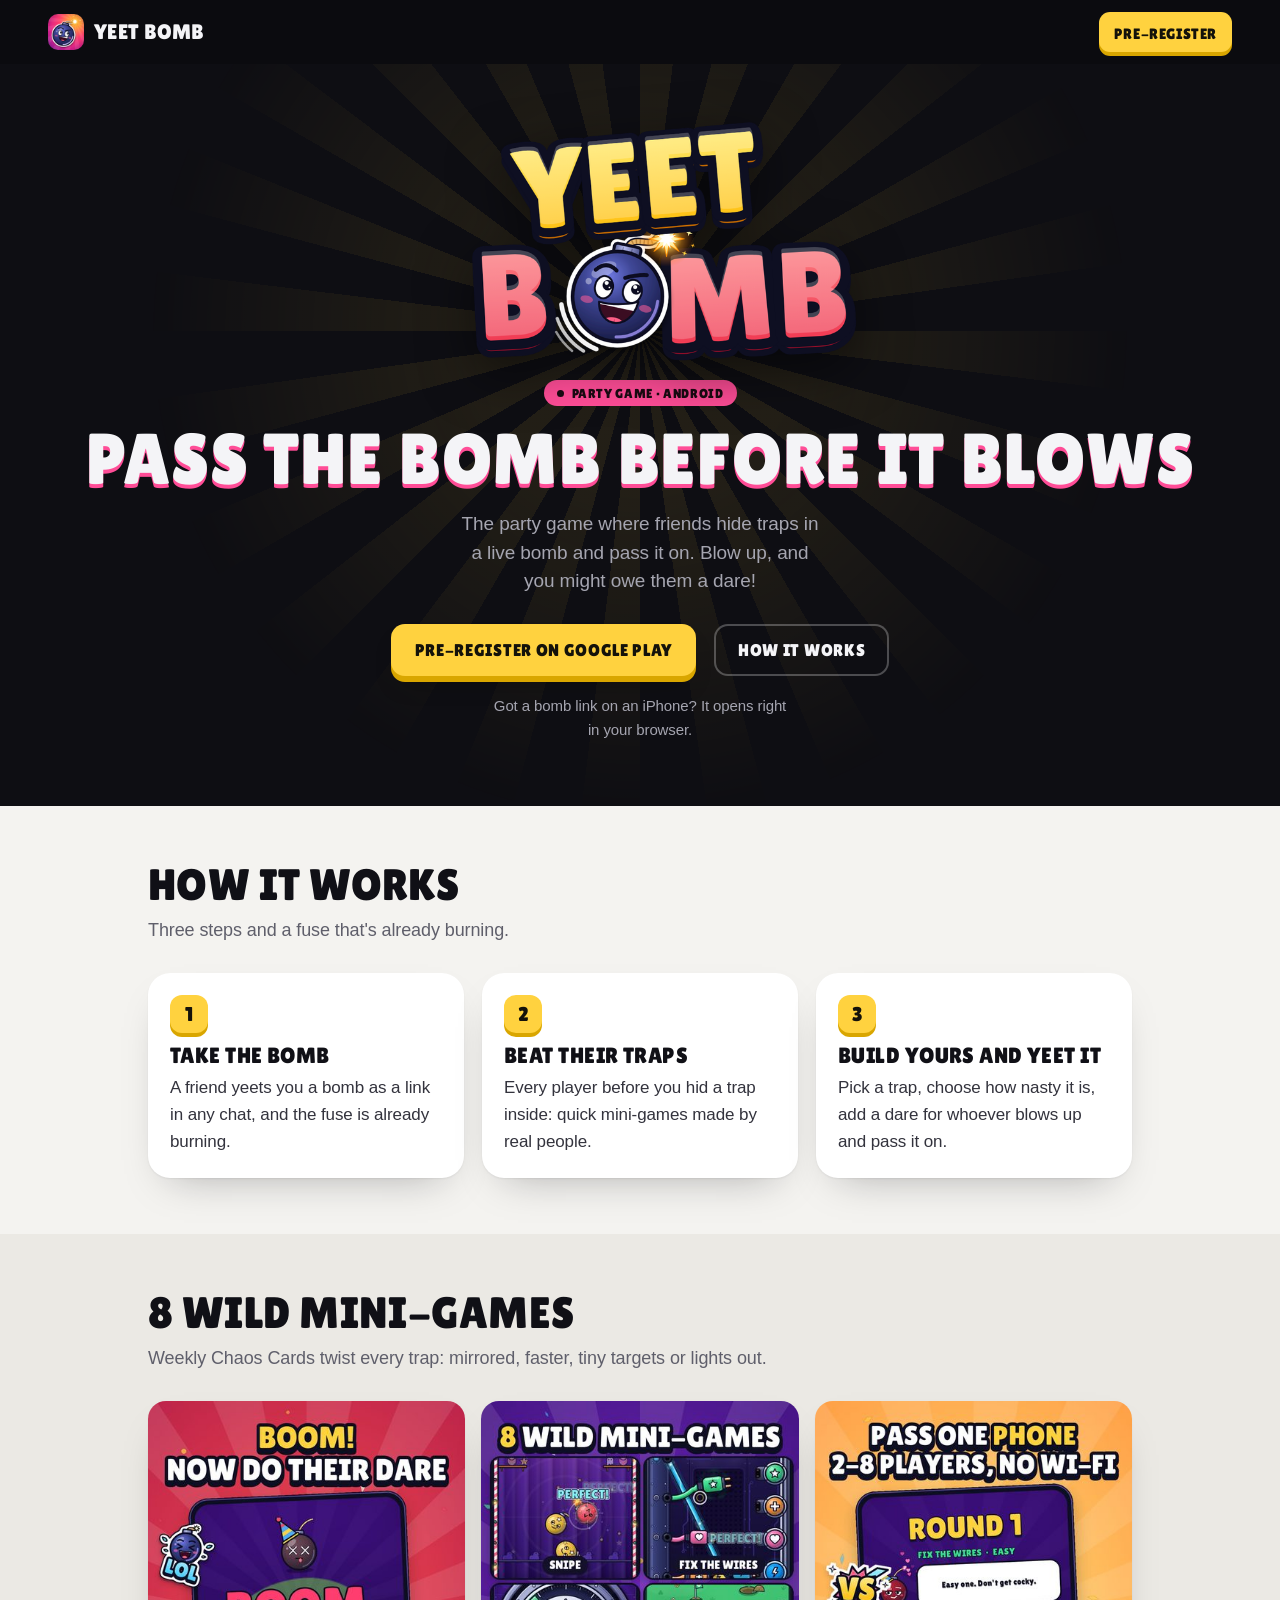
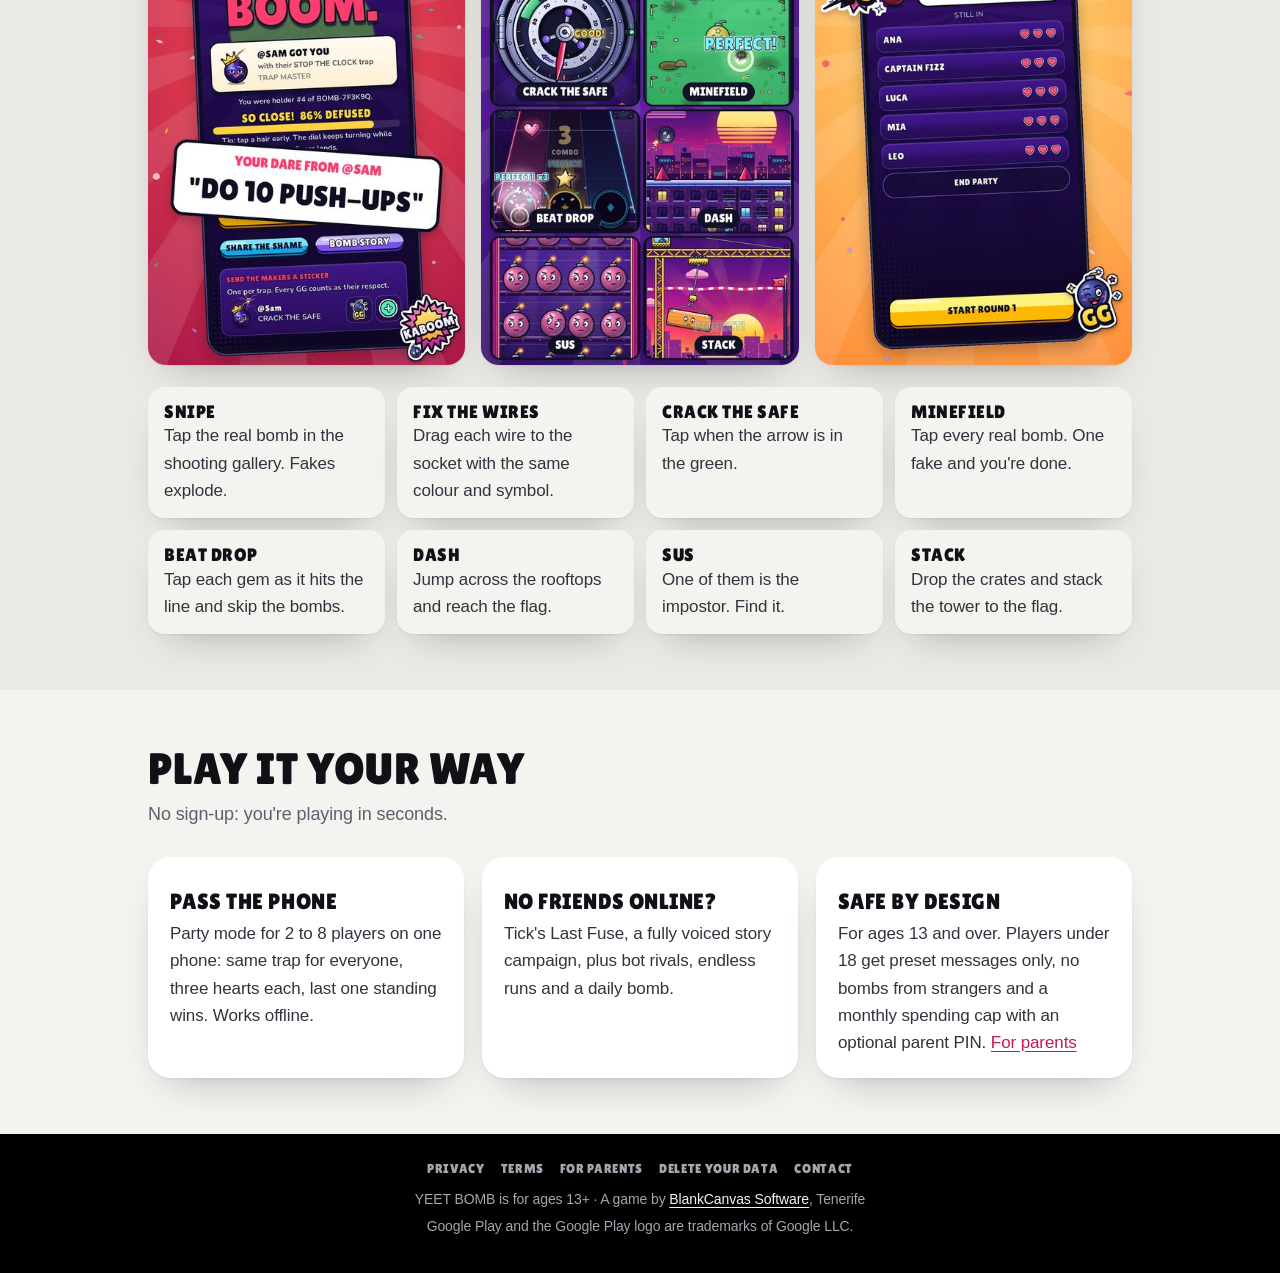
<file: index.html>
<!doctype html>
<html lang="en">
<head>
<meta charset="utf-8">
<meta name="viewport" content="width=device-width, initial-scale=1, viewport-fit=cover">
<meta name="theme-color" content="#0b0b0f">
<title>YEET BOMB: pass the bomb before it blows</title>
<meta name="description" content="YEET BOMB is a party game for Android: friends hide traps in a live bomb and pass it on. Beat their mini-game traps, add your own and yeet it to the next friend.">
<link rel="canonical" href="https://yeetbomb.softwareblankcanvas.es/">
<meta property="og:title" content="YEET BOMB">
<meta property="og:description" content="Your friends build the traps. Beat them, add your own and yeet the bomb on.">
<meta property="og:image" content="https://yeetbomb.softwareblankcanvas.es/card.png">
<link rel="icon" href="img/icon.png">
<link rel="preload" href="/fonts/lilita-one.ttf" as="font" type="font/ttf" crossorigin>
<link rel="stylesheet" href="site.css">
</head>
<body class="home">
<a class="skip" href="#main">Skip to content</a>
<header class="bar">
  <a class="brand" href="./"><img src="img/icon.png" alt="">YEET BOMB</a>
  <a class="btn btn--yellow btn--small" href="https://play.google.com/store/apps/details?id=com.driveiq.yeetbomb">Pre-register</a>
</header>
<main id="main">
  <section class="hero">
    <img class="logo" src="img/logo.png" alt="YEET BOMB" width="720" height="394">
    <p class="pill">Party game · Android</p>
    <h1 class="display">Pass the bomb before it blows</h1>
    <p class="lede">The party game where friends hide traps in a live bomb and pass it on. Blow up, and you might owe them a dare!</p>
    <div class="cta">
      <a class="btn btn--yellow" href="https://play.google.com/store/apps/details?id=com.driveiq.yeetbomb">Pre-register on Google Play</a>
      <a class="btn btn--ghost" href="#how">How it works</a>
    </div>
    <p class="note">Got a bomb link on an iPhone? It opens right in your browser.</p>
  </section>

  <section class="section" id="how">
    <h2>How it works</h2>
    <p class="sub">Three steps and a fuse that's already burning.</p>
    <ol class="steps">
      <li class="card"><span class="num">1</span><h3>Take the bomb</h3><p>A friend yeets you a bomb as a link in any chat, and the fuse is already burning.</p></li>
      <li class="card"><span class="num">2</span><h3>Beat their traps</h3><p>Every player before you hid a trap inside: quick mini-games made by real people.</p></li>
      <li class="card"><span class="num">3</span><h3>Build yours and yeet it</h3><p>Pick a trap, choose how nasty it is, add a dare for whoever blows up and pass it on.</p></li>
    </ol>
  </section>

  <section class="band">
    <div class="section">
      <h2>8 wild mini-games</h2>
      <p class="sub">Weekly Chaos Cards twist every trap: mirrored, faster, tiny targets or lights out.</p>
      <div class="shots">
        <img src="img/shot_en_dare.jpg" alt="BOOM! Now do their dare: the screen after a trap blows you up" width="432" height="768" loading="lazy">
        <img src="img/shot_en_minigames.jpg" alt="The 8 mini-games: Snipe, Fix the Wires, Crack the Safe, Minefield, Beat Drop, Dash, Sus and Stack" width="432" height="768" loading="lazy">
        <img src="img/shot_en_party.jpg" alt="Party mode: 2 to 8 players on one phone, three hearts each" width="432" height="768" loading="lazy">
      </div>
      <ul class="games" style="margin-top:22px">
        <li><b>Snipe</b>Tap the real bomb in the shooting gallery. Fakes explode.</li>
        <li><b>Fix the Wires</b>Drag each wire to the socket with the same colour and symbol.</li>
        <li><b>Crack the Safe</b>Tap when the arrow is in the green.</li>
        <li><b>Minefield</b>Tap every real bomb. One fake and you're done.</li>
        <li><b>Beat Drop</b>Tap each gem as it hits the line and skip the bombs.</li>
        <li><b>Dash</b>Jump across the rooftops and reach the flag.</li>
        <li><b>Sus</b>One of them is the impostor. Find it.</li>
        <li><b>Stack</b>Drop the crates and stack the tower to the flag.</li>
      </ul>
    </div>
  </section>

  <section class="section">
    <h2>Play it your way</h2>
    <p class="sub">No sign-up: you're playing in seconds.</p>
    <ul class="steps">
      <li class="card"><h3>Pass the phone</h3><p>Party mode for 2 to 8 players on one phone: same trap for everyone, three hearts each, last one standing wins. Works offline.</p></li>
      <li class="card"><h3>No friends online?</h3><p>Tick's Last Fuse, a fully voiced story campaign, plus bot rivals, endless runs and a daily bomb.</p></li>
      <li class="card"><h3>Safe by design</h3><p>For ages 13 and over. Players under 18 get preset messages only, no bombs from strangers and a monthly spending cap with an optional parent PIN. <a href="parents/">For parents</a></p></li>
    </ul>
  </section>
</main>
<footer class="foot">
  <nav class="links"><a href="privacy/">Privacy</a><a href="terms/">Terms</a><a href="parents/">For parents</a><a href="delete/">Delete your data</a><a href="mailto:softwareblankcanvas@gmail.com">Contact</a></nav>
  <p>YEET BOMB is for ages 13+ · A game by <a href="https://www.softwareblankcanvas.es/">BlankCanvas Software</a>, Tenerife</p>
  <p>Google Play and the Google Play logo are trademarks of Google LLC.</p>
</footer>
</body>
</html>
</file>
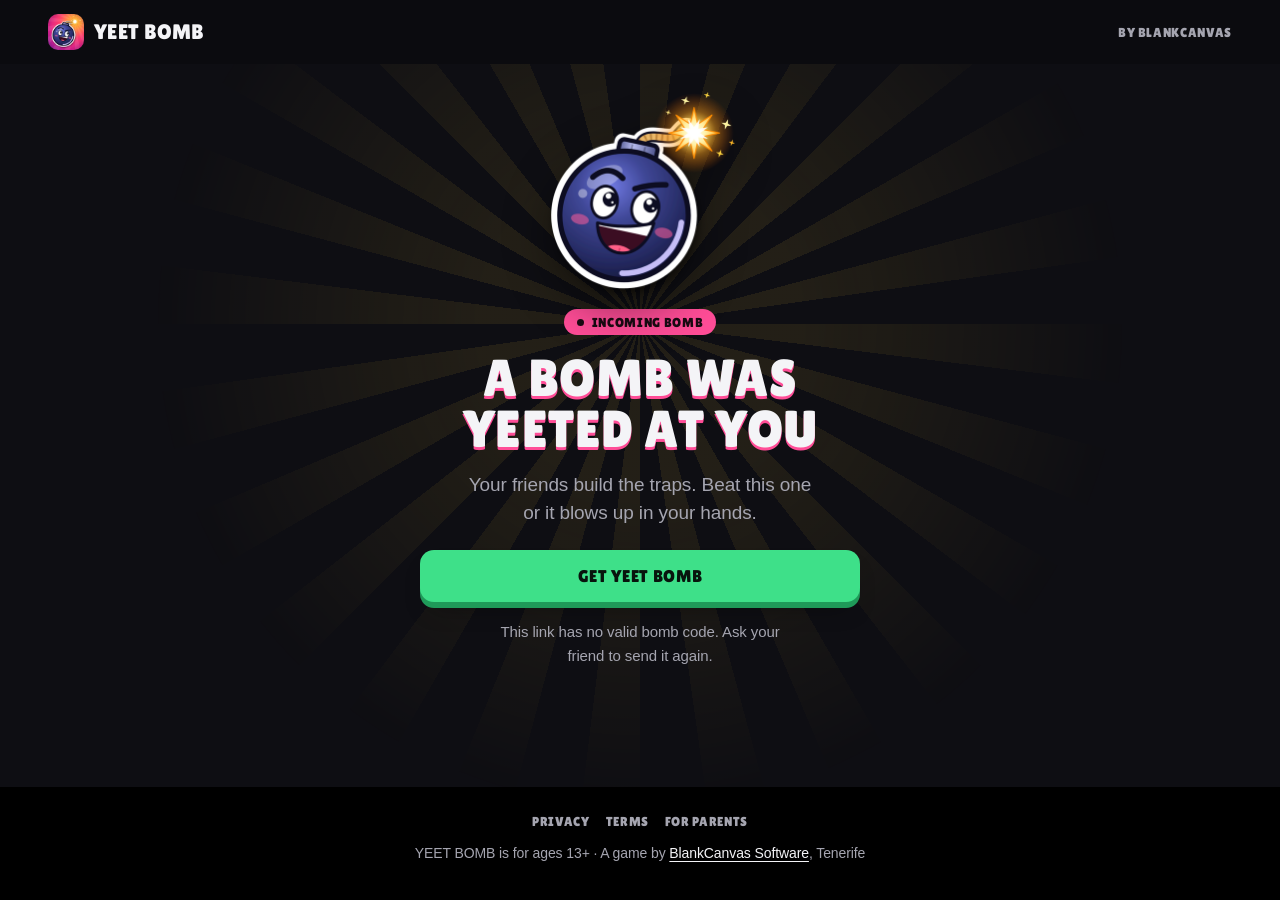
<file: b/index.html>
<!doctype html>
<html lang="en">
<head>
<meta charset="utf-8">
<meta name="viewport" content="width=device-width, initial-scale=1, viewport-fit=cover">
<meta name="robots" content="noindex">
<meta name="theme-color" content="#0b0b0f">
<title>A bomb was YEETED at you | YEET BOMB</title>
<meta property="og:title" content="💣 A bomb was YEETED at you">
<meta property="og:description" content="Your friends build the traps. Beat this one or it blows up in your hands.">
<meta property="og:image" content="https://yeetbomb.softwareblankcanvas.es/card.png">
<link rel="icon" href="../img/icon.png">
<link rel="preload" href="/fonts/lilita-one.ttf" as="font" type="font/ttf" crossorigin>
<link rel="stylesheet" href="../site.css">
</head>
<body class="invite">
<header class="bar">
  <a class="brand" href="../"><img src="../img/icon.png" alt="">YEET BOMB</a>
  <a class="by" href="https://www.softwareblankcanvas.es/">by BlankCanvas</a>
</header>
<main class="hero">
  <div class="inner">
    <img class="mascot" src="../img/bomb.png" alt="" width="382" height="420">
    <p class="pill">Incoming bomb</p>
    <h1 class="display" id="title">A bomb was yeeted at you</h1>
    <p class="lede">Your friends build the traps. Beat this one or it blows up in your hands.</p>
    <div class="code" id="code">BOMB-??????</div>
    <div class="actions">
      <button class="btn btn--yellow btn--block" id="open">Open in YEET BOMB</button>
      <a class="btn btn--yellow btn--block hidden" id="web" href="../play/">Play in your browser</a>
      <a class="btn btn--green btn--block" id="store" href="https://play.google.com/store/apps/details?id=com.driveiq.yeetbomb">Get YEET BOMB</a>
      <a class="btn btn--ghost btn--block" id="join" href="https://play.google.com/apps/testing/com.driveiq.yeetbomb">Can't install? Join the test first</a>
    </div>
    <p class="note" id="note">Tapping copies the code. If you just installed the game, open it and the bomb will be waiting.</p>
    <p class="note hidden" id="bad">This link has no valid bomb code. Ask your friend to send it again.</p>
  </div>
</main>
<footer class="foot">
  <nav class="links"><a href="../privacy/">Privacy</a><a href="../terms/">Terms</a><a href="../parents/">For parents</a></nav>
  <p>YEET BOMB is for ages 13+ · A game by <a href="https://www.softwareblankcanvas.es/">BlankCanvas Software</a>, Tenerife</p>
</footer>
<script>
  var SUPABASE = "https://hhuzjlatcybgzmvbjaps.supabase.co";
  var ANON = "eyJhbGciOiJIUzI1NiIsInR5cCI6IkpXVCJ9.eyJpc3MiOiJzdXBhYmFzZSIsInJlZiI6ImhodXpqbGF0Y3liZ3ptdmJqYXBzIiwicm9sZSI6ImFub24iLCJpYXQiOjE3OTE3MTMyNDUsImV4cCI6MjEwNzI4OTI0NX0.iV5COqltjgpRrw9MvNi_KXi9U9Oir5xAvUHxO-dURFw";
  var q = new URLSearchParams(location.search);
  // Codes use 2-9 and A-Z without I, L, O (same alphabet as the game).
  var raw = (q.get("c") || "").toUpperCase().replace(/^BOMB-?/, "");
  var ok = /^[23456789ABCDEFGHJKMNPQRSTUVWXYZ]{6}$/.test(raw);
  // Passed on to the game, which shows it only once the server confirms it's the bomb's holder.
  var from = (q.get("from") || "").replace(/[^\w\-. ]/g, "").slice(0, 16);
  // Anyone can write any name into a link, and this page can't ask the server: it shows the name only when it
  // looks like a plain nickname (letters, digits, spaces, _ and -; no dots, @ or links; no run of 4+ digits, like
  // a phone number). Anything else reads "A friend".
  function plainName(s) {
    s = (s || "").trim();
    return /^[A-Za-z0-9 _-]{2,16}$/.test(s) && /[A-Za-z0-9]/.test(s) && !/[0-9]{4}/.test(s) ? s : "";
  }
  var shown = plainName(q.get("from"));
  var pkg = "com.driveiq.yeetbomb";
  var store = "https://play.google.com/store/apps/details?id=" + pkg + (ok ? "&referrer=" + encodeURIComponent("bomb=" + raw) : "");
  var android = /android/i.test(navigator.userAgent);
  document.getElementById("store").href = store;
  if (q.get("from")) document.getElementById("title").textContent = (shown ? "@" + shown.toUpperCase() : "A friend") + " yeeted a bomb at you";
  function log(src) {
    fetch(SUPABASE + "/rest/v1/rpc/log_invite_open", { method: "POST", keepalive: true,
      headers: { "apikey": ANON, "Authorization": "Bearer " + ANON, "Content-Type": "application/json" },
      body: JSON.stringify({ code: raw, src: src }) }).catch(function () {});
  }
  // iPhones, iPads and computers have no app, so the browser version plays this bomb there (only bombs and traps
  // from links: the full game is the Android app). Android opens it in the app. Until YEET BOMB is public on Google
  // Play (PRELAUNCH: its store page only offers pre-registration) Android can play in the browser too, listed first:
  // most friends don't have the app yet. Set PRELAUNCH to false at launch (and WEB_ANDROID_PLAYS in main.gd).
  var PRELAUNCH = true;
  var web = document.getElementById("web");
  web.href = "../play/?c=" + raw + (from ? "&from=" + encodeURIComponent(from) : "");
  web.addEventListener("click", function () { log("web_b"); });
  if (!android) {
    web.classList.remove("hidden");
    ["open", "store", "join"].forEach(function (id) { document.getElementById(id).classList.add("hidden"); });
    document.getElementById("note").textContent = "No download: it runs right here in your browser. Sound on!";
  } else if (PRELAUNCH) {
    var openBtn = document.getElementById("open"), storeBtn = document.getElementById("store");
    web.classList.remove("hidden");
    openBtn.parentNode.insertBefore(web, openBtn);
    openBtn.classList.replace("btn--yellow", "btn--green");
    storeBtn.classList.replace("btn--green", "btn--ghost");
    storeBtn.textContent = "Pre-register on Google Play";
    document.getElementById("note").textContent = "No download needed: play it right here in your browser. Already have YEET BOMB? Open it in the app.";
  }
  if (!ok) {
    ["code", "open", "web", "note"].forEach(function (id) { document.getElementById(id).classList.add("hidden"); });
    document.getElementById("bad").classList.remove("hidden");
    if (!android) document.getElementById("store").classList.remove("hidden");
  } else {
    document.getElementById("code").textContent = "BOMB-" + raw;
    log("landing_b");   // anonymous "invite opened" count (no personal data)
  }

  function fallbackCopy(text) {
    var t = document.createElement("textarea");
    t.value = text;
    document.body.appendChild(t);
    t.select();
    try { document.execCommand("copy"); } catch (e) {}
    document.body.removeChild(t);
  }

  function copyCode() {
    var text = "BOMB-" + raw;
    if (navigator.clipboard && navigator.clipboard.writeText) {
      return navigator.clipboard.writeText(text).catch(function () { fallbackCopy(text); });
    }
    fallbackCopy(text);
    return Promise.resolve();
  }

  // The link carries the bomb (and who sent it) into the app; the copied code is a backup for fresh installs.
  document.getElementById("open").addEventListener("click", function () {
    copyCode().then(function () {
      location.href = "intent://bomb/" + raw + (from ? "?from=" + encodeURIComponent(from) : "") +
        "#Intent;scheme=yeetbomb;package=" + pkg + ";S.browser_fallback_url=" + encodeURIComponent(store) + ";end";
    });
  });
  document.getElementById("store").addEventListener("click", function () { if (ok) copyCode(); });
</script>
</body>
</html>
</file>
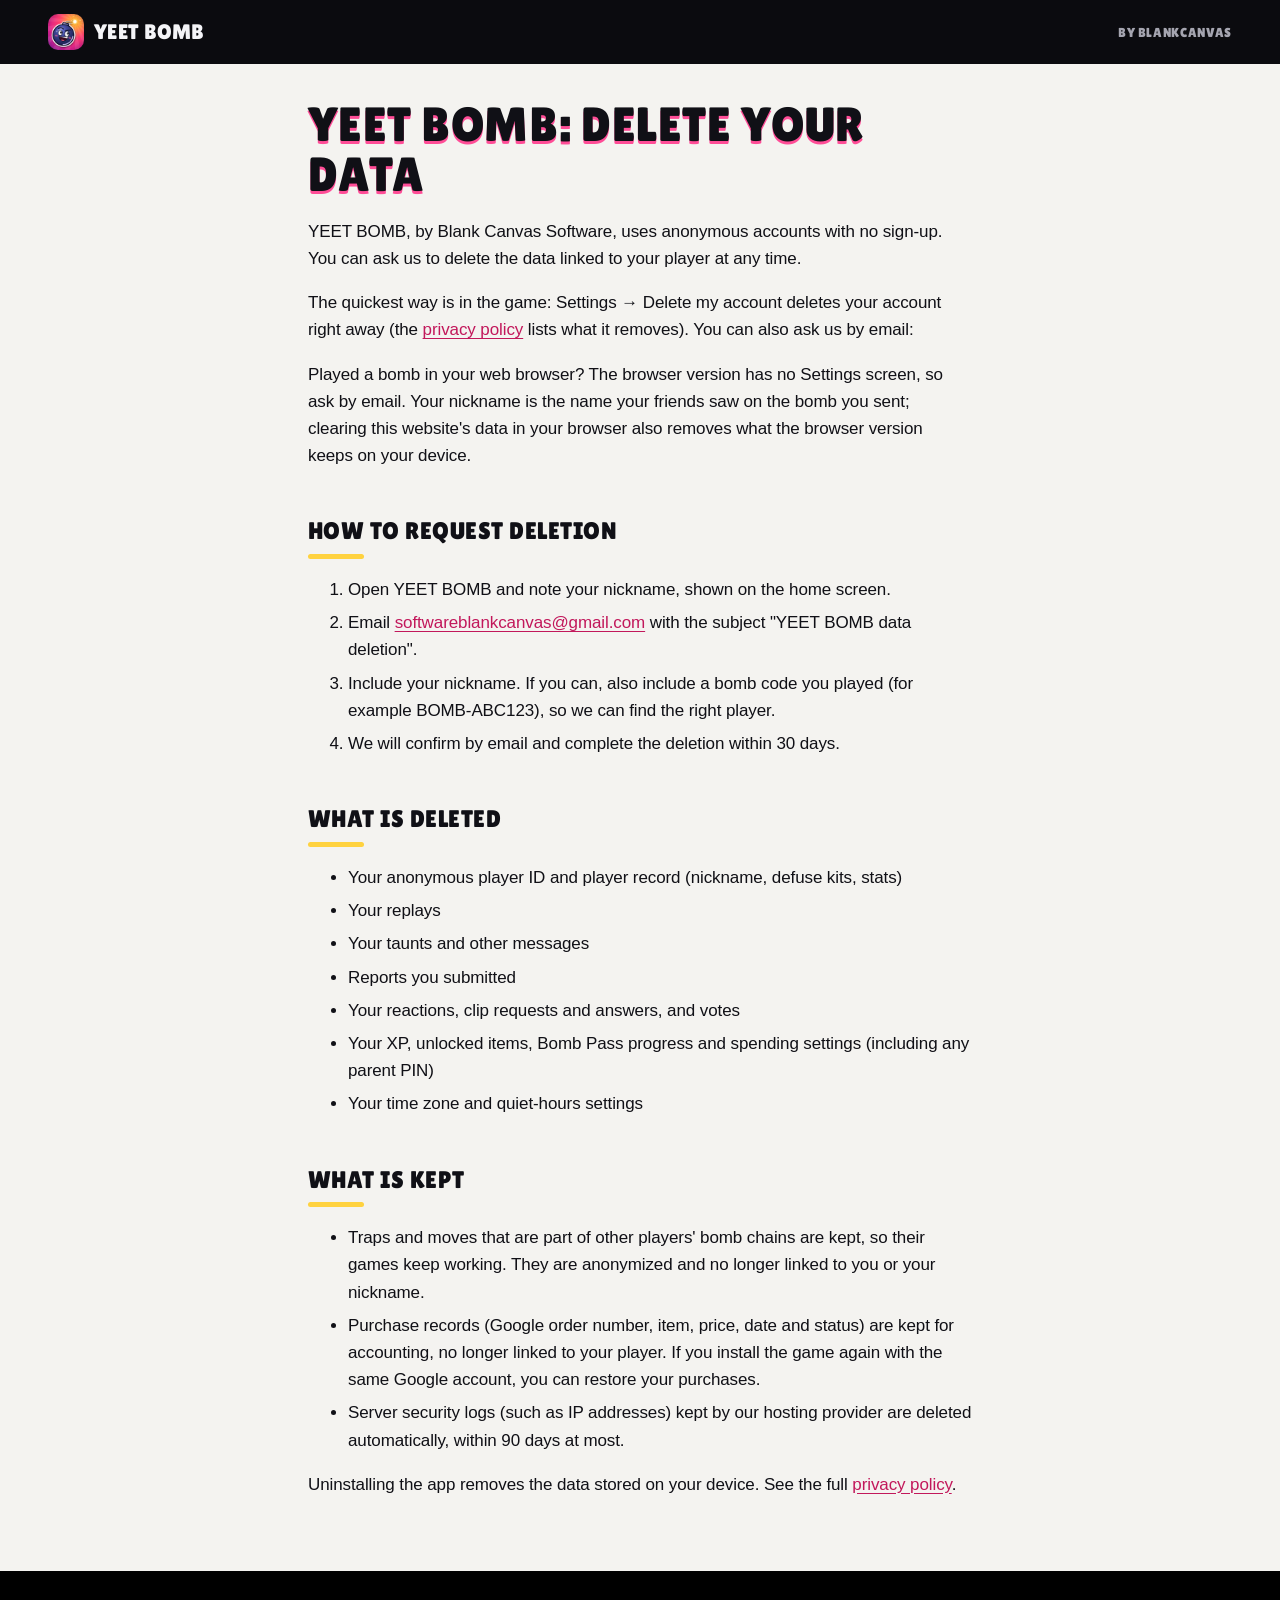
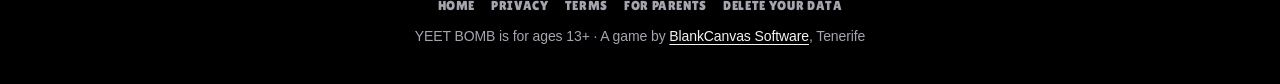
<file: delete/index.html>
<!doctype html>
<html lang="en">
<head>
<meta charset="utf-8">
<meta name="viewport" content="width=device-width, initial-scale=1">
<title>YEET BOMB: Delete your data</title>
<meta name="theme-color" content="#0b0b0f">
<link rel="icon" href="../img/icon.png">
<link rel="preload" href="/fonts/lilita-one.ttf" as="font" type="font/ttf" crossorigin>
<link rel="stylesheet" href="../site.css">
</head>
<body class="doc">
<a class="skip" href="#main">Skip to content</a>
<header class="bar">
  <a class="brand" href="../"><img src="../img/icon.png" alt="">YEET BOMB</a>
  <a class="by" href="https://www.softwareblankcanvas.es/">by BlankCanvas</a>
</header>
<main id="main">

<h1>YEET BOMB: Delete your data</h1>
<p>YEET BOMB, by Blank Canvas Software, uses anonymous accounts with no sign-up. You can ask us to delete the data linked to your player at any time.</p>
<p>The quickest way is in the game: Settings &rarr; Delete my account deletes your account right away (the <a href="../privacy/">privacy policy</a> lists what it removes). You can also ask us by email:</p>
<p>Played a bomb in your web browser? The browser version has no Settings screen, so ask by email. Your nickname is the name your friends saw on the bomb you sent; clearing this website's data in your browser also removes what the browser version keeps on your device.</p>

<h2>How to request deletion</h2>
<ol>
  <li>Open YEET BOMB and note your nickname, shown on the home screen.</li>
  <li>Email <a href="mailto:softwareblankcanvas@gmail.com?subject=YEET%20BOMB%20data%20deletion">softwareblankcanvas@gmail.com</a> with the subject "YEET BOMB data deletion".</li>
  <li>Include your nickname. If you can, also include a bomb code you played (for example BOMB-ABC123), so we can find the right player.</li>
  <li>We will confirm by email and complete the deletion within 30 days.</li>
</ol>

<h2>What is deleted</h2>
<ul>
  <li>Your anonymous player ID and player record (nickname, defuse kits, stats)</li>
  <li>Your replays</li>
  <li>Your taunts and other messages</li>
  <li>Reports you submitted</li>
  <li>Your reactions, clip requests and answers, and votes</li>
  <li>Your XP, unlocked items, Bomb Pass progress and spending settings (including any parent PIN)</li>
  <li>Your time zone and quiet-hours settings</li>
</ul>

<h2>What is kept</h2>
<ul>
  <li>Traps and moves that are part of other players' bomb chains are kept, so their games keep working. They are anonymized and no longer linked to you or your nickname.</li>
  <li>Purchase records (Google order number, item, price, date and status) are kept for accounting, no longer linked to your player. If you install the game again with the same Google account, you can restore your purchases.</li>
  <li>Server security logs (such as IP addresses) kept by our hosting provider are deleted automatically, within 90 days at most.</li>
</ul>

<p>Uninstalling the app removes the data stored on your device. See the full <a href="../privacy/">privacy policy</a>.</p>
</main>
<footer class="foot">
  <nav class="links"><a href="../">Home</a><a href="../privacy/">Privacy</a><a href="../terms/">Terms</a><a href="../parents/">For parents</a><a href="../delete/">Delete your data</a></nav>
  <p>YEET BOMB is for ages 13+ · A game by <a href="https://www.softwareblankcanvas.es/">BlankCanvas Software</a>, Tenerife</p>
</footer>
</body>
</html>
</file>
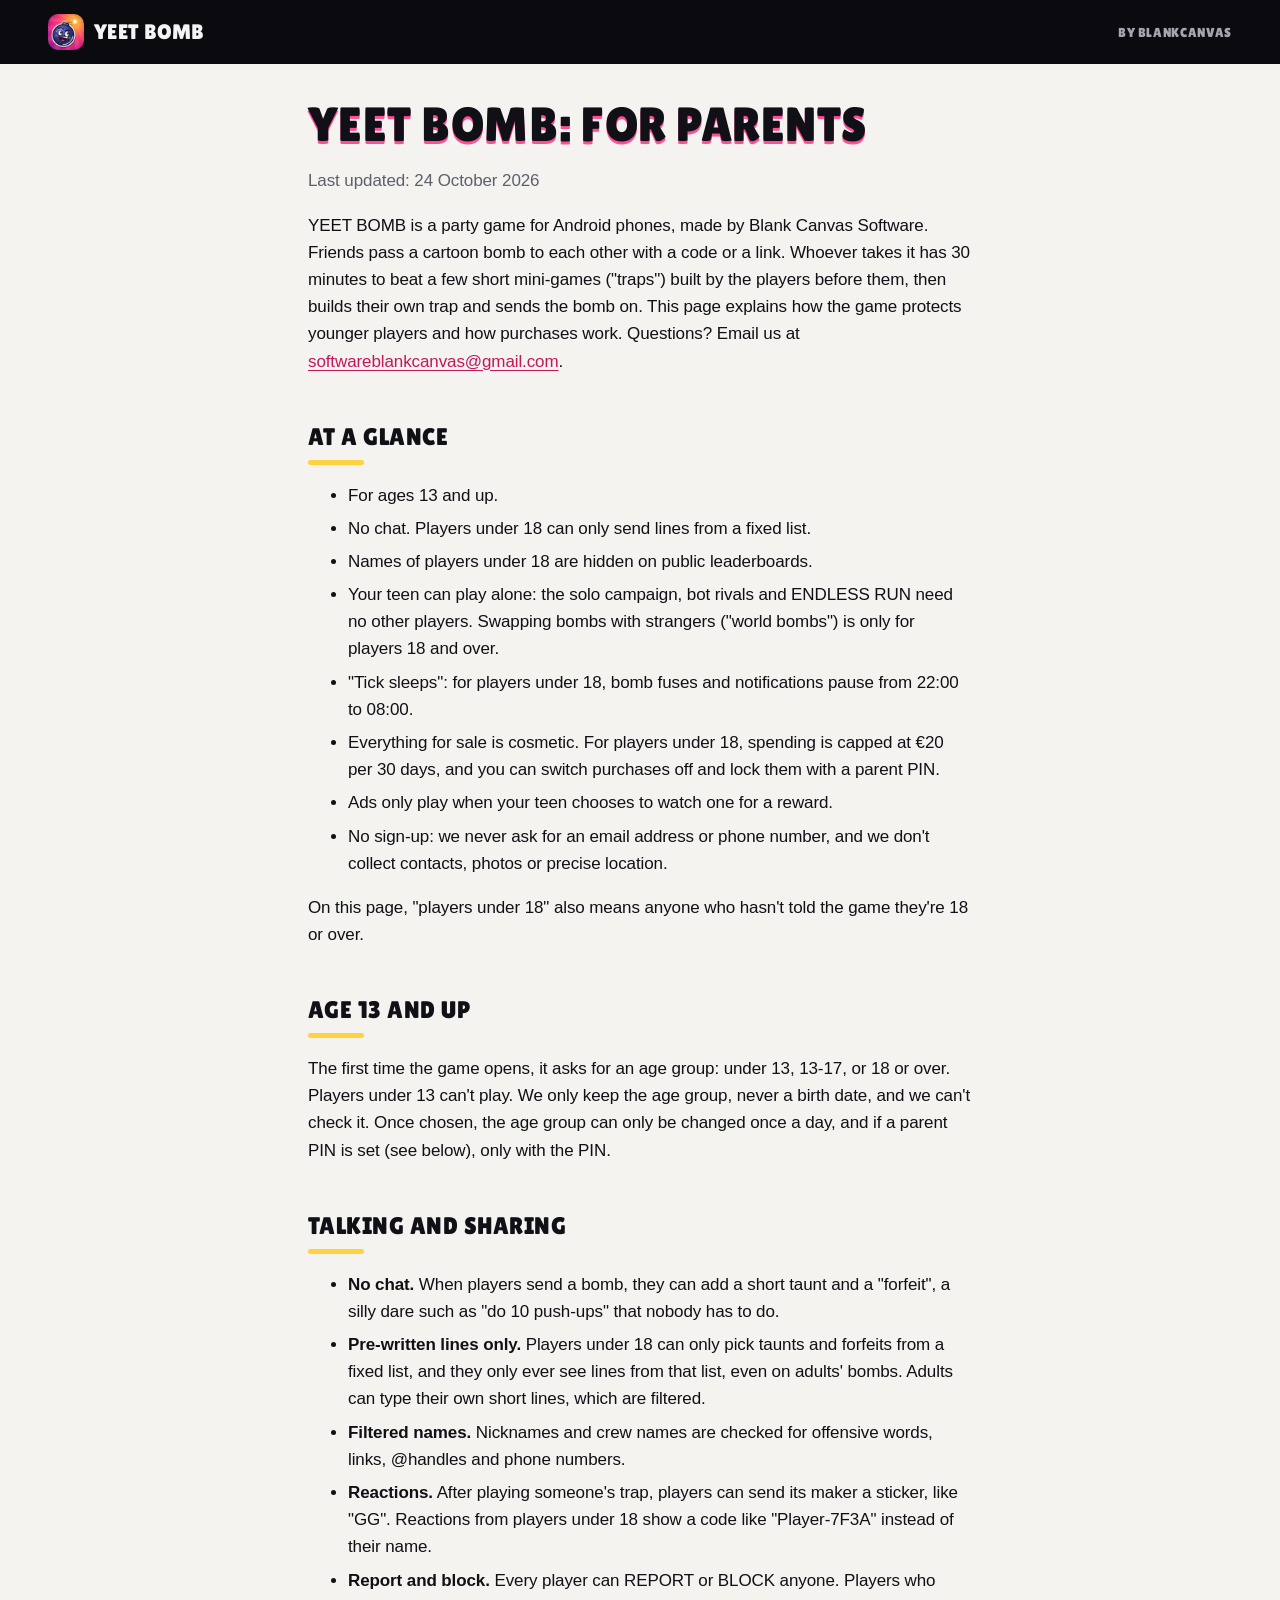
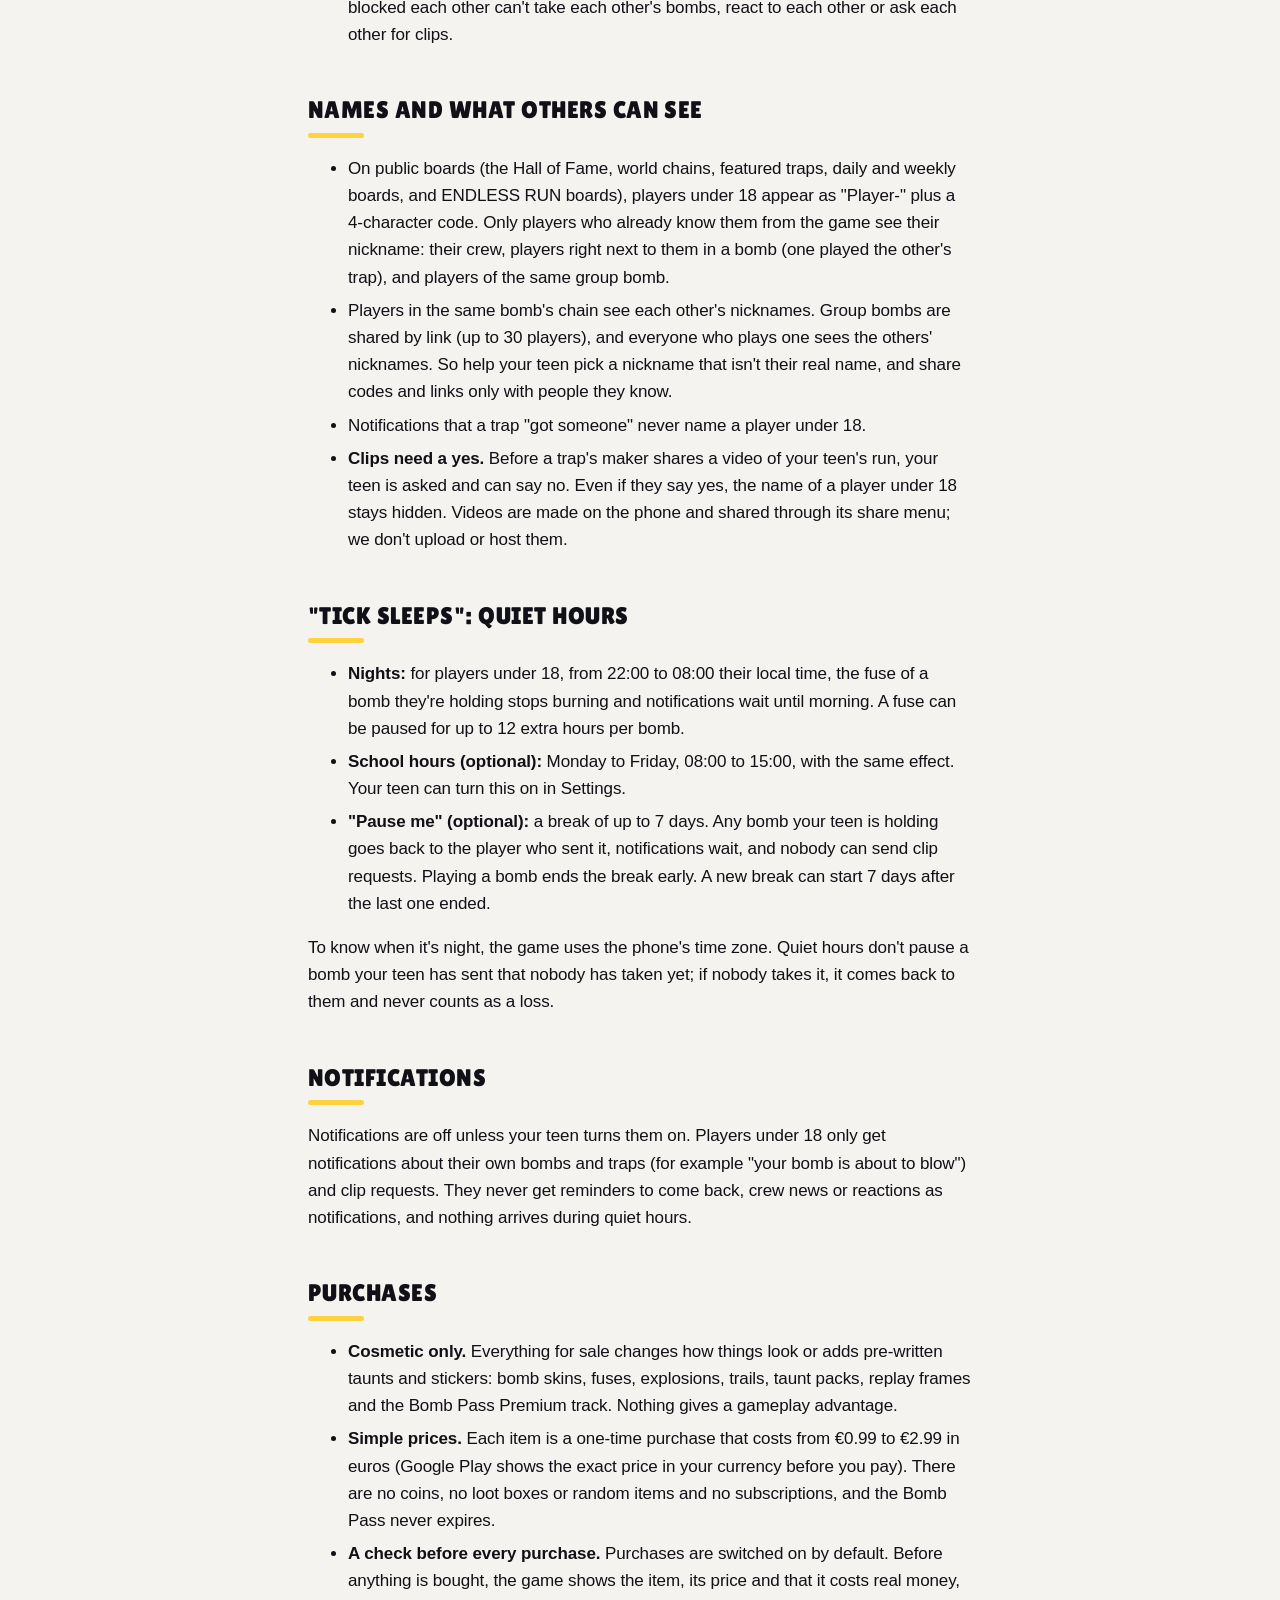
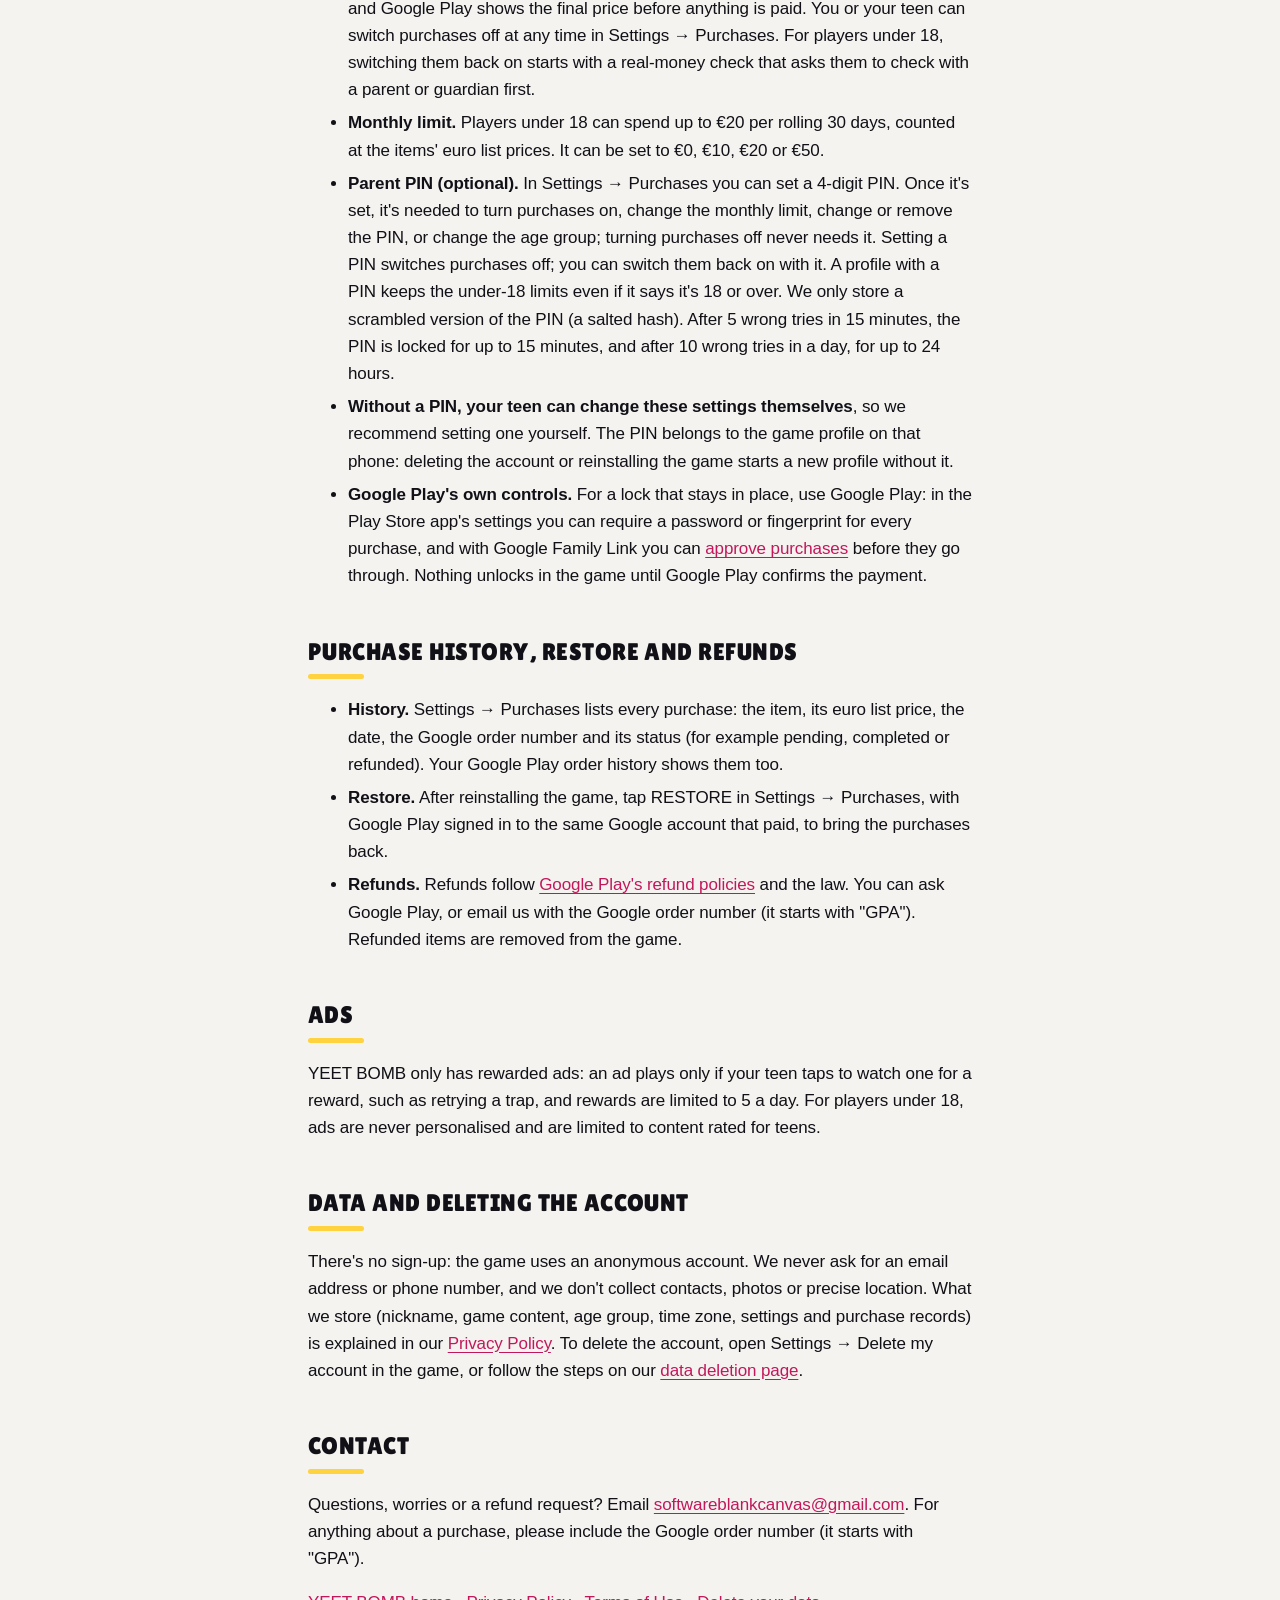
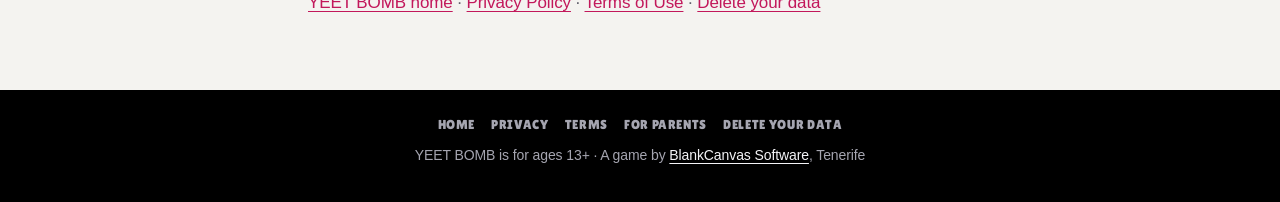
<file: parents/index.html>
<!doctype html>
<html lang="en">
<head>
<meta charset="utf-8">
<meta name="viewport" content="width=device-width, initial-scale=1">
<title>YEET BOMB: For parents</title>
<meta name="theme-color" content="#0b0b0f">
<link rel="icon" href="../img/icon.png">
<link rel="preload" href="/fonts/lilita-one.ttf" as="font" type="font/ttf" crossorigin>
<link rel="stylesheet" href="../site.css">
</head>
<body class="doc">
<a class="skip" href="#main">Skip to content</a>
<header class="bar">
  <a class="brand" href="../"><img src="../img/icon.png" alt="">YEET BOMB</a>
  <a class="by" href="https://www.softwareblankcanvas.es/">by BlankCanvas</a>
</header>
<main id="main">

<h1>YEET BOMB: For parents</h1>
<p class="muted">Last updated: 24 October 2026</p>

<p>YEET BOMB is a party game for Android phones, made by Blank Canvas Software. Friends pass a cartoon bomb to each other with a code or a link. Whoever takes it has 30 minutes to beat a few short mini-games ("traps") built by the players before them, then builds their own trap and sends the bomb on. This page explains how the game protects younger players and how purchases work. Questions? Email us at <a href="mailto:softwareblankcanvas@gmail.com">softwareblankcanvas@gmail.com</a>.</p>

<h2>At a glance</h2>
<ul>
  <li>For ages 13 and up.</li>
  <li>No chat. Players under 18 can only send lines from a fixed list.</li>
  <li>Names of players under 18 are hidden on public leaderboards.</li>
  <li>Your teen can play alone: the solo campaign, bot rivals and ENDLESS RUN need no other players. Swapping bombs with strangers ("world bombs") is only for players 18 and over.</li>
  <li>"Tick sleeps": for players under 18, bomb fuses and notifications pause from 22:00 to 08:00.</li>
  <li>Everything for sale is cosmetic. For players under 18, spending is capped at &euro;20 per 30 days, and you can switch purchases off and lock them with a parent PIN.</li>
  <li>Ads only play when your teen chooses to watch one for a reward.</li>
  <li>No sign-up: we never ask for an email address or phone number, and we don't collect contacts, photos or precise location.</li>
</ul>
<p>On this page, "players under 18" also means anyone who hasn't told the game they're 18 or over.</p>

<h2>Age 13 and up</h2>
<p>The first time the game opens, it asks for an age group: under 13, 13-17, or 18 or over. Players under 13 can't play. We only keep the age group, never a birth date, and we can't check it. Once chosen, the age group can only be changed once a day, and if a parent PIN is set (see below), only with the PIN.</p>

<h2>Talking and sharing</h2>
<ul>
  <li><b>No chat.</b> When players send a bomb, they can add a short taunt and a "forfeit", a silly dare such as "do 10 push-ups" that nobody has to do.</li>
  <li><b>Pre-written lines only.</b> Players under 18 can only pick taunts and forfeits from a fixed list, and they only ever see lines from that list, even on adults' bombs. Adults can type their own short lines, which are filtered.</li>
  <li><b>Filtered names.</b> Nicknames and crew names are checked for offensive words, links, @handles and phone numbers.</li>
  <li><b>Reactions.</b> After playing someone's trap, players can send its maker a sticker, like "GG". Reactions from players under 18 show a code like "Player-7F3A" instead of their name.</li>
  <li><b>Report and block.</b> Every player can REPORT or BLOCK anyone. Players who blocked each other can't take each other's bombs, react to each other or ask each other for clips.</li>
</ul>

<h2>Names and what others can see</h2>
<ul>
  <li>On public boards (the Hall of Fame, world chains, featured traps, daily and weekly boards, and ENDLESS RUN boards), players under 18 appear as "Player-" plus a 4-character code. Only players who already know them from the game see their nickname: their crew, players right next to them in a bomb (one played the other's trap), and players of the same group bomb.</li>
  <li>Players in the same bomb's chain see each other's nicknames. Group bombs are shared by link (up to 30 players), and everyone who plays one sees the others' nicknames. So help your teen pick a nickname that isn't their real name, and share codes and links only with people they know.</li>
  <li>Notifications that a trap "got someone" never name a player under 18.</li>
  <li><b>Clips need a yes.</b> Before a trap's maker shares a video of your teen's run, your teen is asked and can say no. Even if they say yes, the name of a player under 18 stays hidden. Videos are made on the phone and shared through its share menu; we don't upload or host them.</li>
</ul>

<h2>"Tick sleeps": quiet hours</h2>
<ul>
  <li><b>Nights:</b> for players under 18, from 22:00 to 08:00 their local time, the fuse of a bomb they're holding stops burning and notifications wait until morning. A fuse can be paused for up to 12 extra hours per bomb.</li>
  <li><b>School hours (optional):</b> Monday to Friday, 08:00 to 15:00, with the same effect. Your teen can turn this on in Settings.</li>
  <li><b>"Pause me" (optional):</b> a break of up to 7 days. Any bomb your teen is holding goes back to the player who sent it, notifications wait, and nobody can send clip requests. Playing a bomb ends the break early. A new break can start 7 days after the last one ended.</li>
</ul>
<p>To know when it's night, the game uses the phone's time zone. Quiet hours don't pause a bomb your teen has sent that nobody has taken yet; if nobody takes it, it comes back to them and never counts as a loss.</p>

<h2>Notifications</h2>
<p>Notifications are off unless your teen turns them on. Players under 18 only get notifications about their own bombs and traps (for example "your bomb is about to blow") and clip requests. They never get reminders to come back, crew news or reactions as notifications, and nothing arrives during quiet hours.</p>

<h2>Purchases</h2>
<ul>
  <li><b>Cosmetic only.</b> Everything for sale changes how things look or adds pre-written taunts and stickers: bomb skins, fuses, explosions, trails, taunt packs, replay frames and the Bomb Pass Premium track. Nothing gives a gameplay advantage.</li>
  <li><b>Simple prices.</b> Each item is a one-time purchase that costs from &euro;0.99 to &euro;2.99 in euros (Google Play shows the exact price in your currency before you pay). There are no coins, no loot boxes or random items and no subscriptions, and the Bomb Pass never expires.</li>
  <li><b>A check before every purchase.</b> Purchases are switched on by default. Before anything is bought, the game shows the item, its price and that it costs real money, and Google Play shows the final price before anything is paid. You or your teen can switch purchases off at any time in Settings &rarr; Purchases. For players under 18, switching them back on starts with a real-money check that asks them to check with a parent or guardian first.</li>
  <li><b>Monthly limit.</b> Players under 18 can spend up to &euro;20 per rolling 30 days, counted at the items' euro list prices. It can be set to &euro;0, &euro;10, &euro;20 or &euro;50.</li>
  <li><b>Parent PIN (optional).</b> In Settings &rarr; Purchases you can set a 4-digit PIN. Once it's set, it's needed to turn purchases on, change the monthly limit, change or remove the PIN, or change the age group; turning purchases off never needs it. Setting a PIN switches purchases off; you can switch them back on with it. A profile with a PIN keeps the under-18 limits even if it says it's 18 or over. We only store a scrambled version of the PIN (a salted hash). After 5 wrong tries in 15 minutes, the PIN is locked for up to 15 minutes, and after 10 wrong tries in a day, for up to 24 hours.</li>
  <li><b>Without a PIN, your teen can change these settings themselves</b>, so we recommend setting one yourself. The PIN belongs to the game profile on that phone: deleting the account or reinstalling the game starts a new profile without it.</li>
  <li><b>Google Play's own controls.</b> For a lock that stays in place, use Google Play: in the Play Store app's settings you can require a password or fingerprint for every purchase, and with Google Family Link you can <a href="https://support.google.com/googleplay/answer/7039872">approve purchases</a> before they go through. Nothing unlocks in the game until Google Play confirms the payment.</li>
</ul>

<h2>Purchase history, restore and refunds</h2>
<ul>
  <li><b>History.</b> Settings &rarr; Purchases lists every purchase: the item, its euro list price, the date, the Google order number and its status (for example pending, completed or refunded). Your Google Play order history shows them too.</li>
  <li><b>Restore.</b> After reinstalling the game, tap RESTORE in Settings &rarr; Purchases, with Google Play signed in to the same Google account that paid, to bring the purchases back.</li>
  <li><b>Refunds.</b> Refunds follow <a href="https://support.google.com/googleplay/answer/2479637">Google Play's refund policies</a> and the law. You can ask Google Play, or email us with the Google order number (it starts with "GPA"). Refunded items are removed from the game.</li>
</ul>

<h2>Ads</h2>
<p>YEET BOMB only has rewarded ads: an ad plays only if your teen taps to watch one for a reward, such as retrying a trap, and rewards are limited to 5 a day. For players under 18, ads are never personalised and are limited to content rated for teens.</p>

<h2>Data and deleting the account</h2>
<p>There's no sign-up: the game uses an anonymous account. We never ask for an email address or phone number, and we don't collect contacts, photos or precise location. What we store (nickname, game content, age group, time zone, settings and purchase records) is explained in our <a href="../privacy/">Privacy Policy</a>. To delete the account, open Settings &rarr; Delete my account in the game, or follow the steps on our <a href="../delete/">data deletion page</a>.</p>

<h2>Contact</h2>
<p>Questions, worries or a refund request? Email <a href="mailto:softwareblankcanvas@gmail.com">softwareblankcanvas@gmail.com</a>. For anything about a purchase, please include the Google order number (it starts with "GPA").</p>

<p class="muted"><a href="../">YEET BOMB home</a> · <a href="../privacy/">Privacy Policy</a> · <a href="../terms/">Terms of Use</a> · <a href="../delete/">Delete your data</a></p>
</main>
<footer class="foot">
  <nav class="links"><a href="../">Home</a><a href="../privacy/">Privacy</a><a href="../terms/">Terms</a><a href="../parents/">For parents</a><a href="../delete/">Delete your data</a></nav>
  <p>YEET BOMB is for ages 13+ · A game by <a href="https://www.softwareblankcanvas.es/">BlankCanvas Software</a>, Tenerife</p>
</footer>
</body>
</html>
</file>
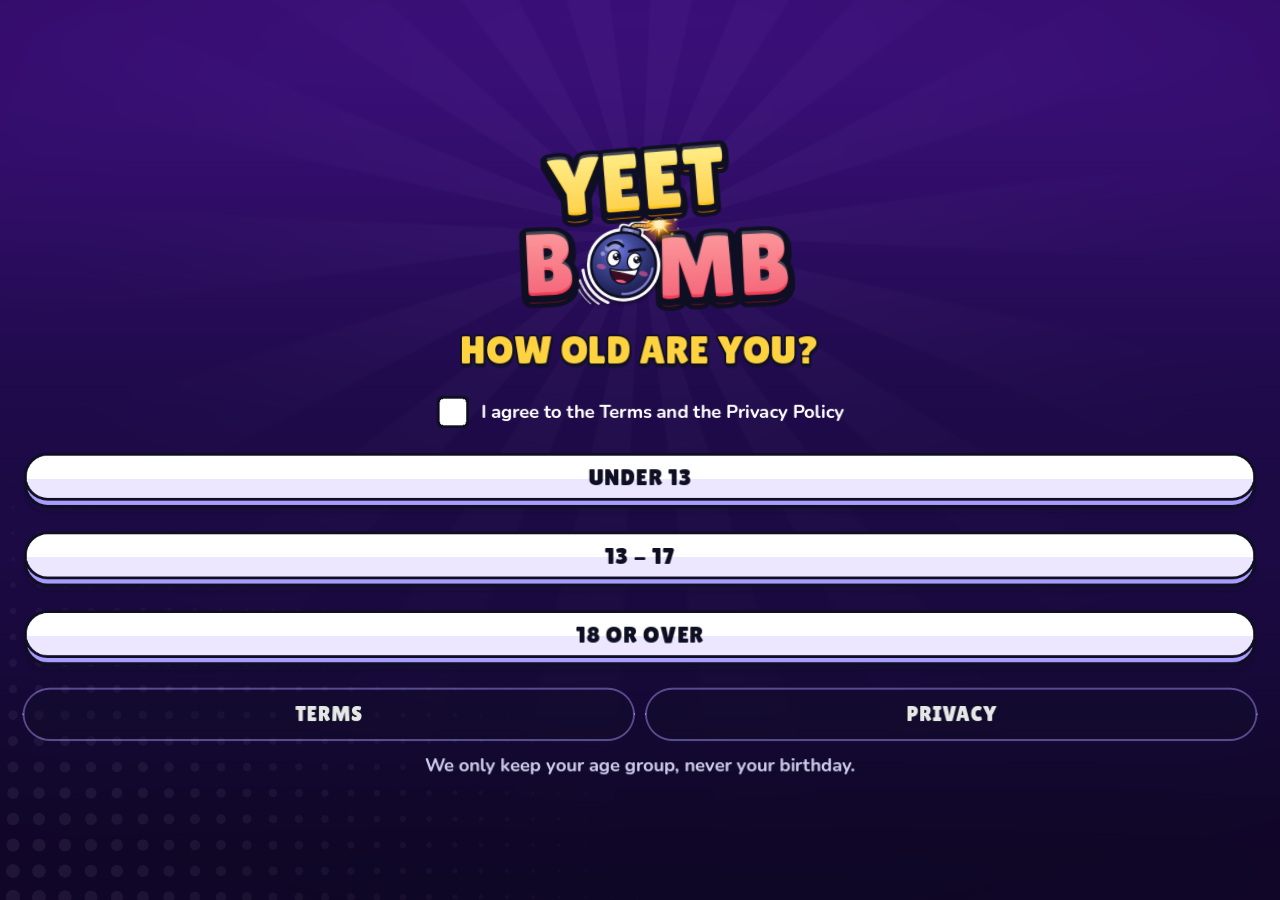
<file: play/index.html>
<!DOCTYPE html>
<html lang="en">
	<head>
		<meta charset="utf-8">
		<meta name="viewport" content="width=device-width, user-scalable=no, initial-scale=1.0">
		<title>YEET BOMB</title>
		<style>
html, body, #canvas {
	margin: 0;
	padding: 0;
	border: 0;
}

body {
	color: white;
	background-color: black;
	overflow: hidden;
	touch-action: none;
}

#canvas {
	display: block;
}

#canvas:focus {
	outline: none;
}

#status, #status-splash, #status-progress {
	position: absolute;
	left: 0;
	right: 0;
}

#status, #status-splash {
	top: 0;
	bottom: 0;
}

#status {
	background-color: #242424;
	display: flex;
	flex-direction: column;
	justify-content: center;
	align-items: center;
	visibility: hidden;
}

#status-splash {
	max-height: 100%;
	max-width: 100%;
	margin: auto;
}

#status-splash.show-image--false {
	display: none;
}

#status-splash.fullsize--true {
	height: 100%;
	width: 100%;
	object-fit: contain;
}

#status-splash.use-filter--false {
	image-rendering: pixelated;
}

#status-progress, #status-notice {
	display: none;
}

#status-progress {
	bottom: 10%;
	width: 50%;
	margin: 0 auto;
}

#status-notice {
	background-color: #5b3943;
	border-radius: 0.5rem;
	border: 1px solid #9b3943;
	color: #e0e0e0;
	font-family: 'Noto Sans', 'Droid Sans', Arial, sans-serif;
	line-height: 1.3;
	margin: 0 2rem;
	overflow: hidden;
	padding: 1rem;
	text-align: center;
	z-index: 1;
}
		</style>
		<link id="-gd-engine-icon" rel="icon" type="image/png" href="index.icon.png" />
<link rel="apple-touch-icon" href="index.apple-touch-icon.png"/>
<meta name="theme-color" content="#0b0b0f"><link rel="icon" href="/img/icon.png"><style>@font-face{font-family:"Lilita One";font-display:swap;src:url(/fonts/lilita-one.ttf) format("truetype")}html,body{background:#0e0e13}#status{background:#0e0e13!important;gap:22px}#status-splash{display:none!important}#status::before{content:"";display:block;width:150px;height:165px;background:url(/img/bomb.png) center/contain no-repeat;filter:drop-shadow(0 16px 22px rgba(0,0,0,.5))}#status-progress{accent-color:#ffd23f;width:min(300px,70vw);height:12px}#status-notice{font-family:"Lilita One",system-ui,sans-serif;text-transform:uppercase;letter-spacing:.04em;background:#15173a!important;color:#f4f4f7!important;border:0!important;border-radius:14px;padding:14px 18px}</style>
	</head>
	<body>
		<canvas id="canvas">
			Your browser does not support the canvas tag.
		</canvas>

		<noscript>
			Your browser does not support JavaScript.
		</noscript>

		<div id="status">
			<img id="status-splash" class="show-image--true fullsize--true use-filter--true" src="index.png" alt="">
			<progress id="status-progress"></progress>
			<div id="status-notice"></div>
		</div>

		<script src="index.js"></script>
		<script>
const GODOT_CONFIG = {"args":[],"canvasResizePolicy":2,"emscriptenPoolSize":8,"ensureCrossOriginIsolationHeaders":true,"executable":"index","experimentalVK":true,"fileSizes":{"index.pck":23497204,"index.wasm":39513091},"focusCanvas":true,"gdextensionLibs":[],"godotPoolSize":4};
const GODOT_THREADS_ENABLED = false;
const engine = new Engine(GODOT_CONFIG);

(function () {
	const statusOverlay = document.getElementById('status');
	const statusProgress = document.getElementById('status-progress');
	const statusNotice = document.getElementById('status-notice');

	let initializing = true;
	let statusMode = '';

	function setStatusMode(mode) {
		if (statusMode === mode || !initializing) {
			return;
		}
		if (mode === 'hidden') {
			statusOverlay.remove();
			initializing = false;
			return;
		}
		statusOverlay.style.visibility = 'visible';
		statusProgress.style.display = mode === 'progress' ? 'block' : 'none';
		statusNotice.style.display = mode === 'notice' ? 'block' : 'none';
		statusMode = mode;
	}

	function setStatusNotice(text) {
		while (statusNotice.lastChild) {
			statusNotice.removeChild(statusNotice.lastChild);
		}
		const lines = text.split('\n');
		lines.forEach((line) => {
			statusNotice.appendChild(document.createTextNode(line));
			statusNotice.appendChild(document.createElement('br'));
		});
	}

	function displayFailureNotice(err) {
		console.error(err);
		if (err instanceof Error) {
			setStatusNotice(err.message);
		} else if (typeof err === 'string') {
			setStatusNotice(err);
		} else {
			setStatusNotice('An unknown error occurred.');
		}
		setStatusMode('notice');
		initializing = false;
	}

	const missing = Engine.getMissingFeatures({
		threads: GODOT_THREADS_ENABLED,
	});

	if (missing.length !== 0) {
		if (GODOT_CONFIG['serviceWorker'] && GODOT_CONFIG['ensureCrossOriginIsolationHeaders'] && 'serviceWorker' in navigator) {
			let serviceWorkerRegistrationPromise;
			try {
				serviceWorkerRegistrationPromise = navigator.serviceWorker.getRegistration();
			} catch (err) {
				serviceWorkerRegistrationPromise = Promise.reject(new Error('Service worker registration failed.'));
			}
			// There's a chance that installing the service worker would fix the issue
			Promise.race([
				serviceWorkerRegistrationPromise.then((registration) => {
					if (registration != null) {
						return Promise.reject(new Error('Service worker already exists.'));
					}
					return registration;
				}).then(() => engine.installServiceWorker()),
				// For some reason, `getRegistration()` can stall
				new Promise((resolve) => {
					setTimeout(() => resolve(), 2000);
				}),
			]).then(() => {
				// Reload if there was no error.
				window.location.reload();
			}).catch((err) => {
				console.error('Error while registering service worker:', err);
			});
		} else {
			// Display the message as usual
			const missingMsg = 'Error\nThe following features required to run Godot projects on the Web are missing:\n';
			displayFailureNotice(missingMsg + missing.join('\n'));
		}
	} else {
		setStatusMode('progress');
		engine.startGame({
			'onProgress': function (current, total) {
				if (current > 0 && total > 0) {
					statusProgress.value = current;
					statusProgress.max = total;
				} else {
					statusProgress.removeAttribute('value');
					statusProgress.removeAttribute('max');
				}
			},
		}).then(() => {
			setStatusMode('hidden');
		}, displayFailureNotice);
	}
}());
		</script>
	</body>
</html>
</file>
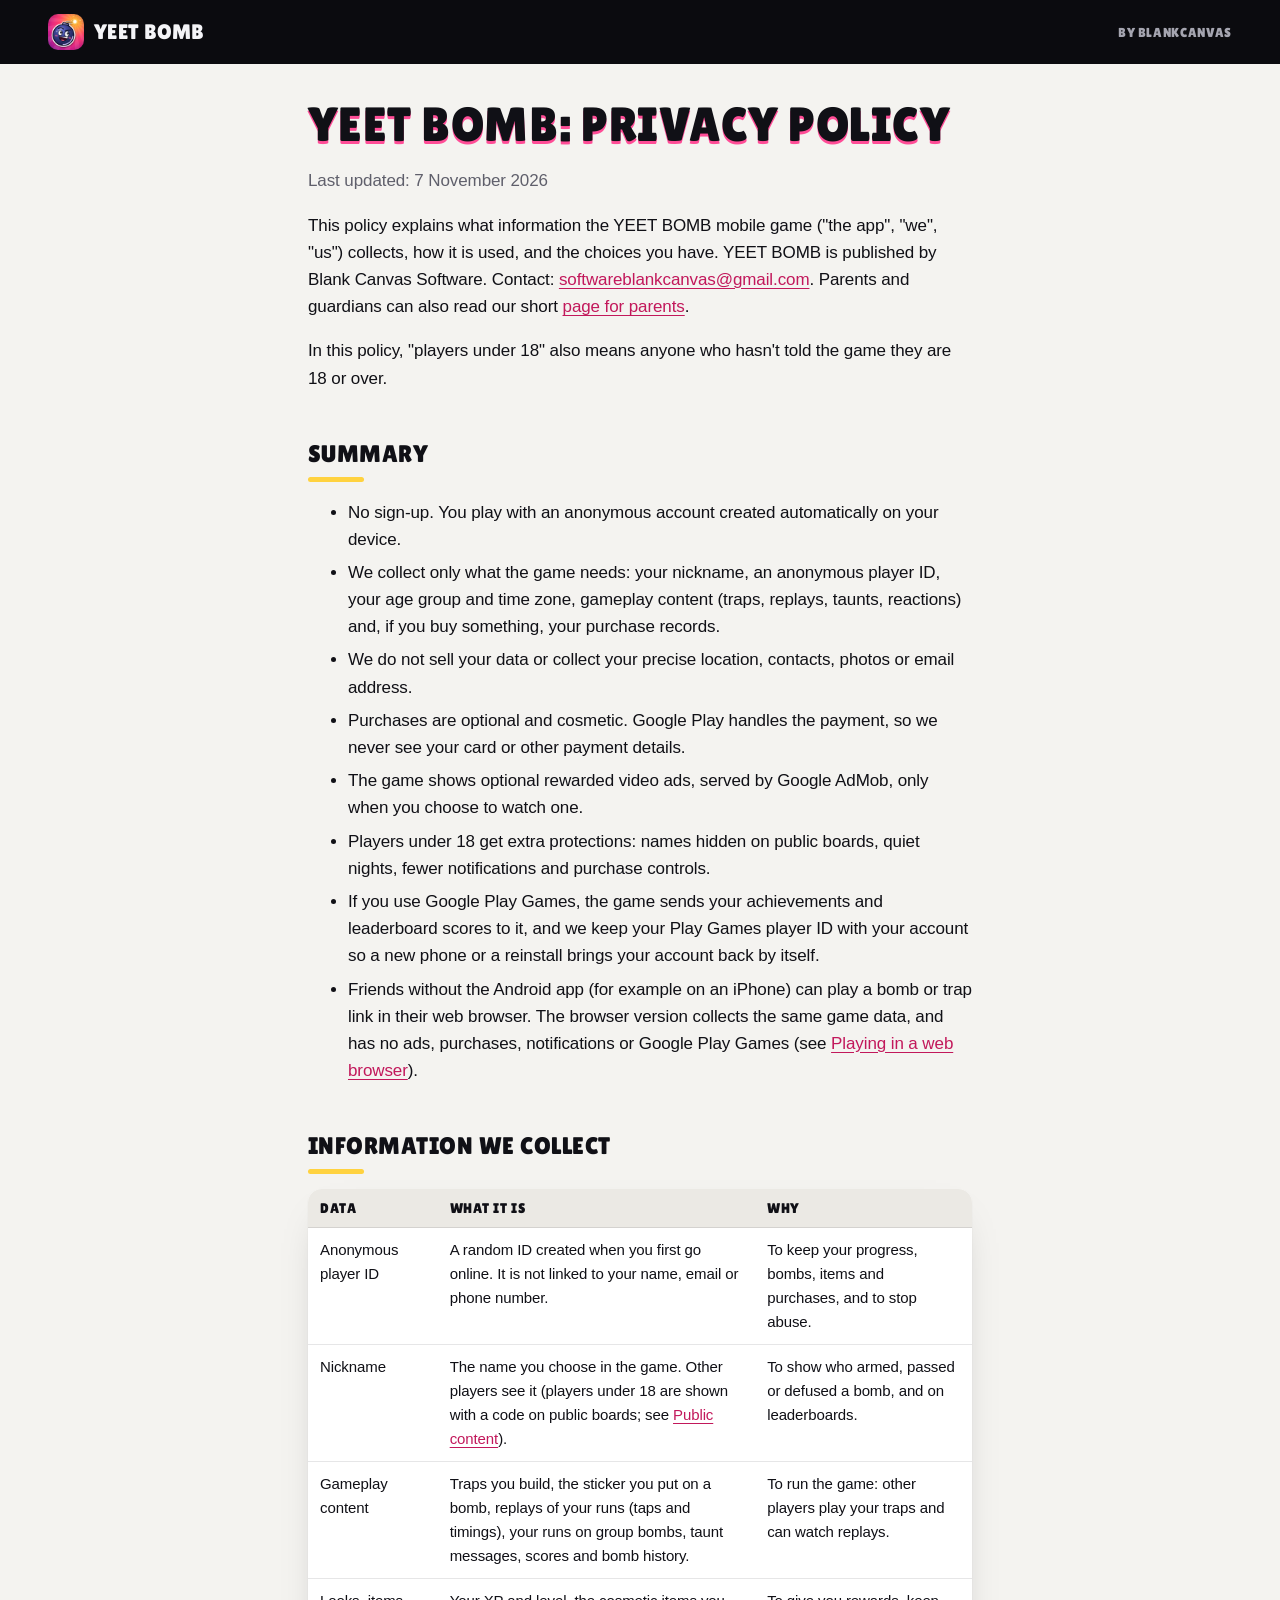
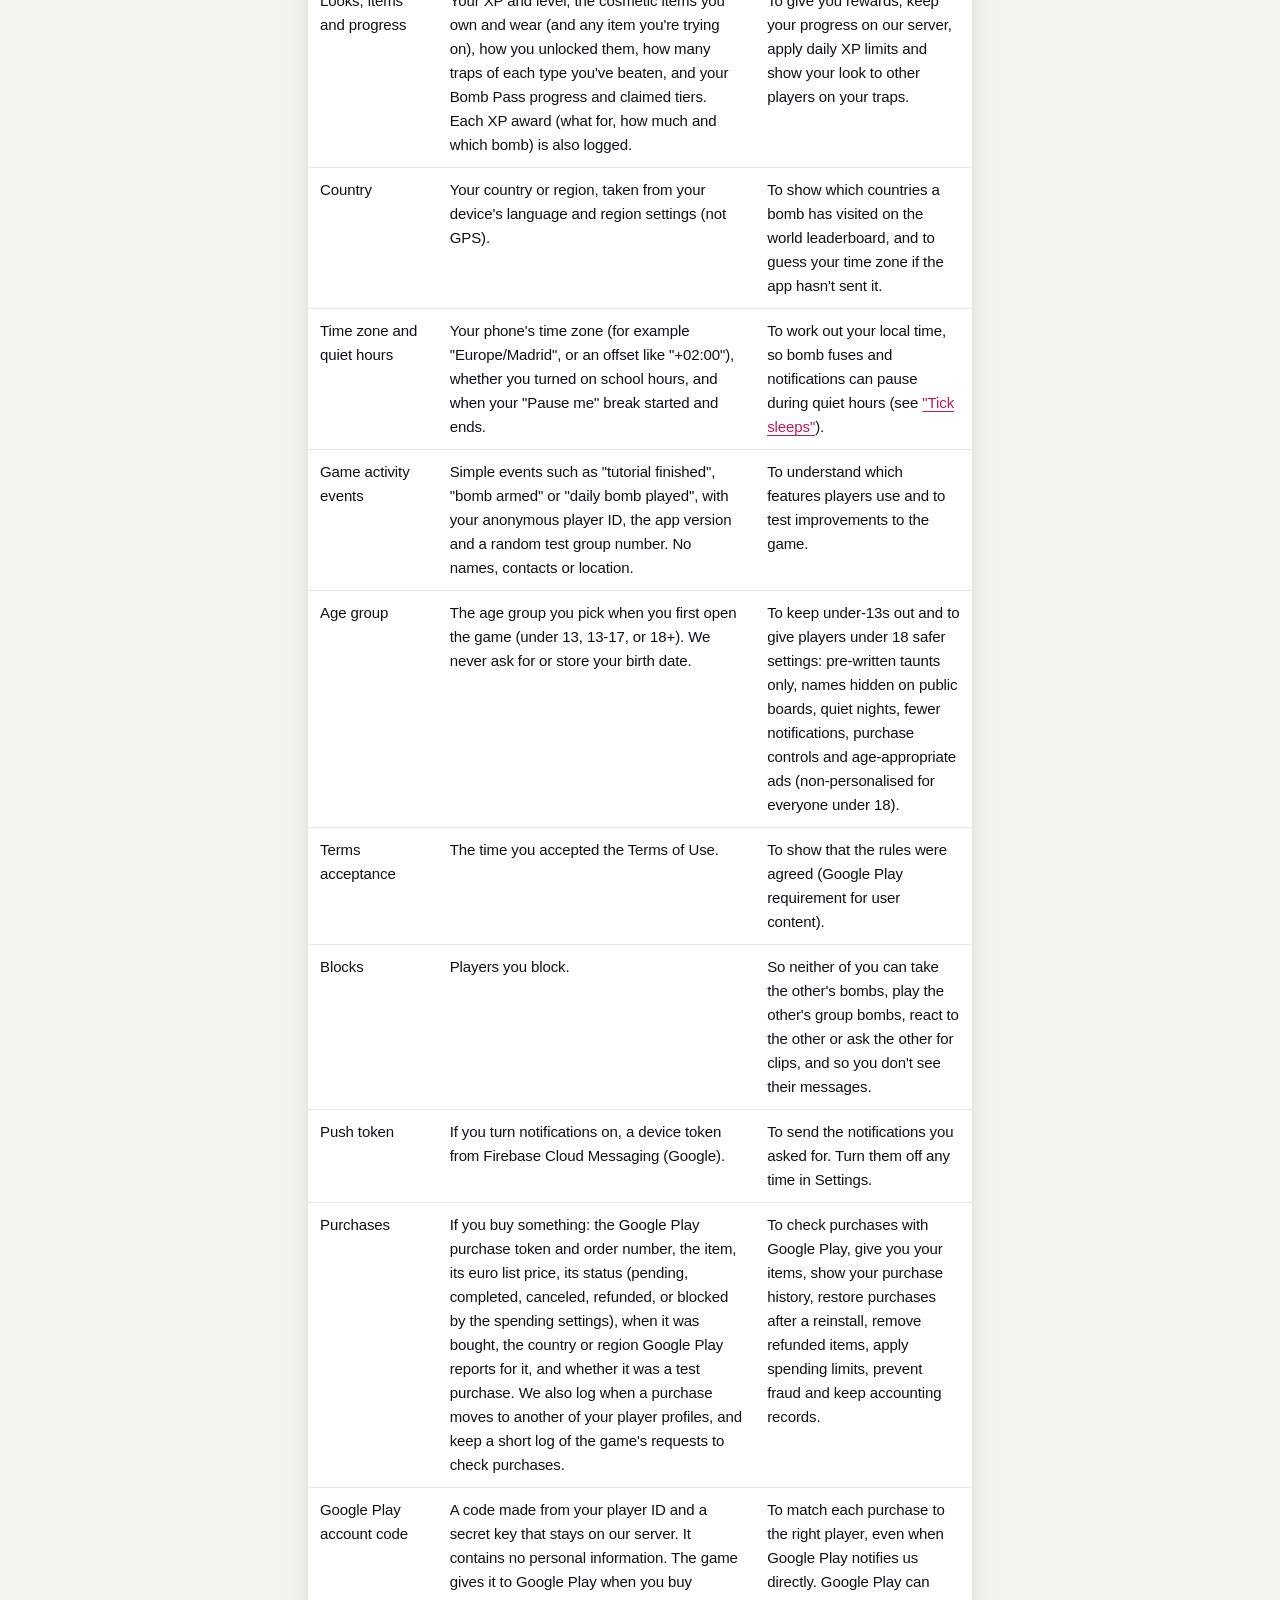
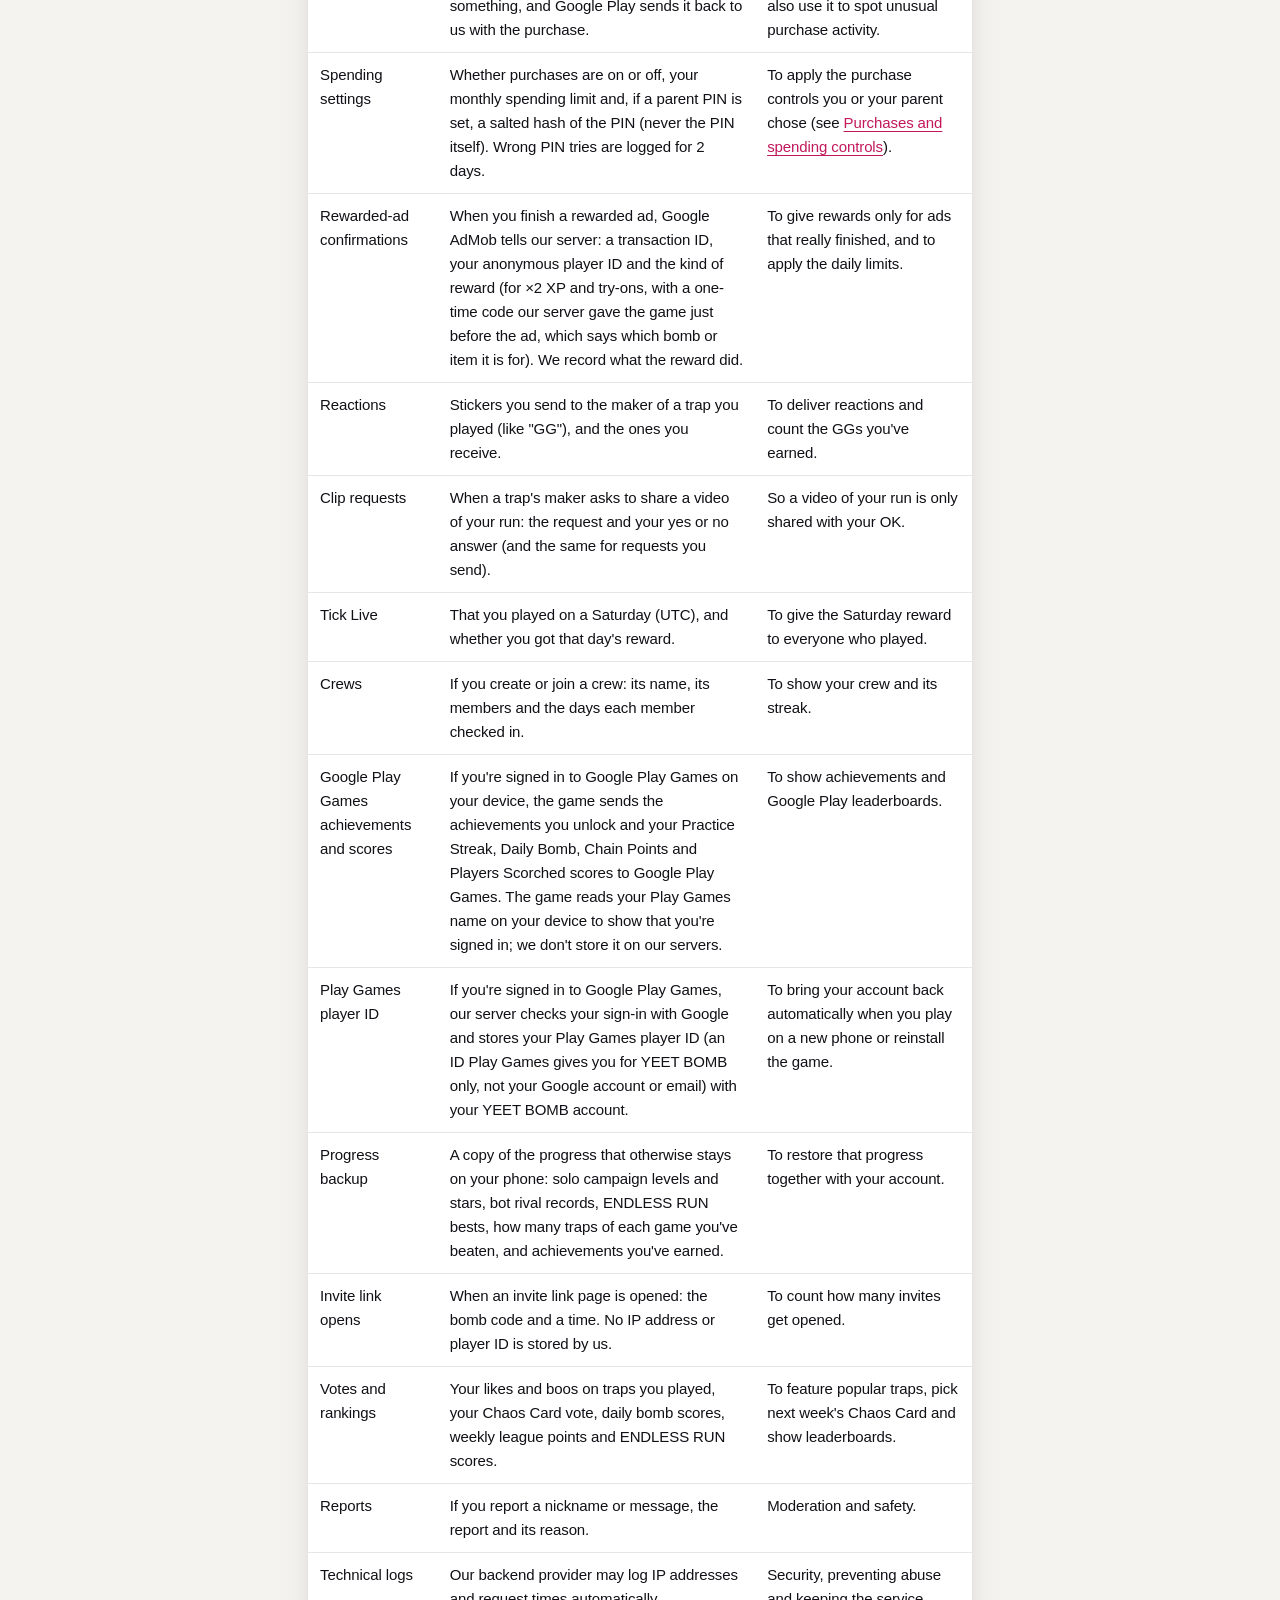
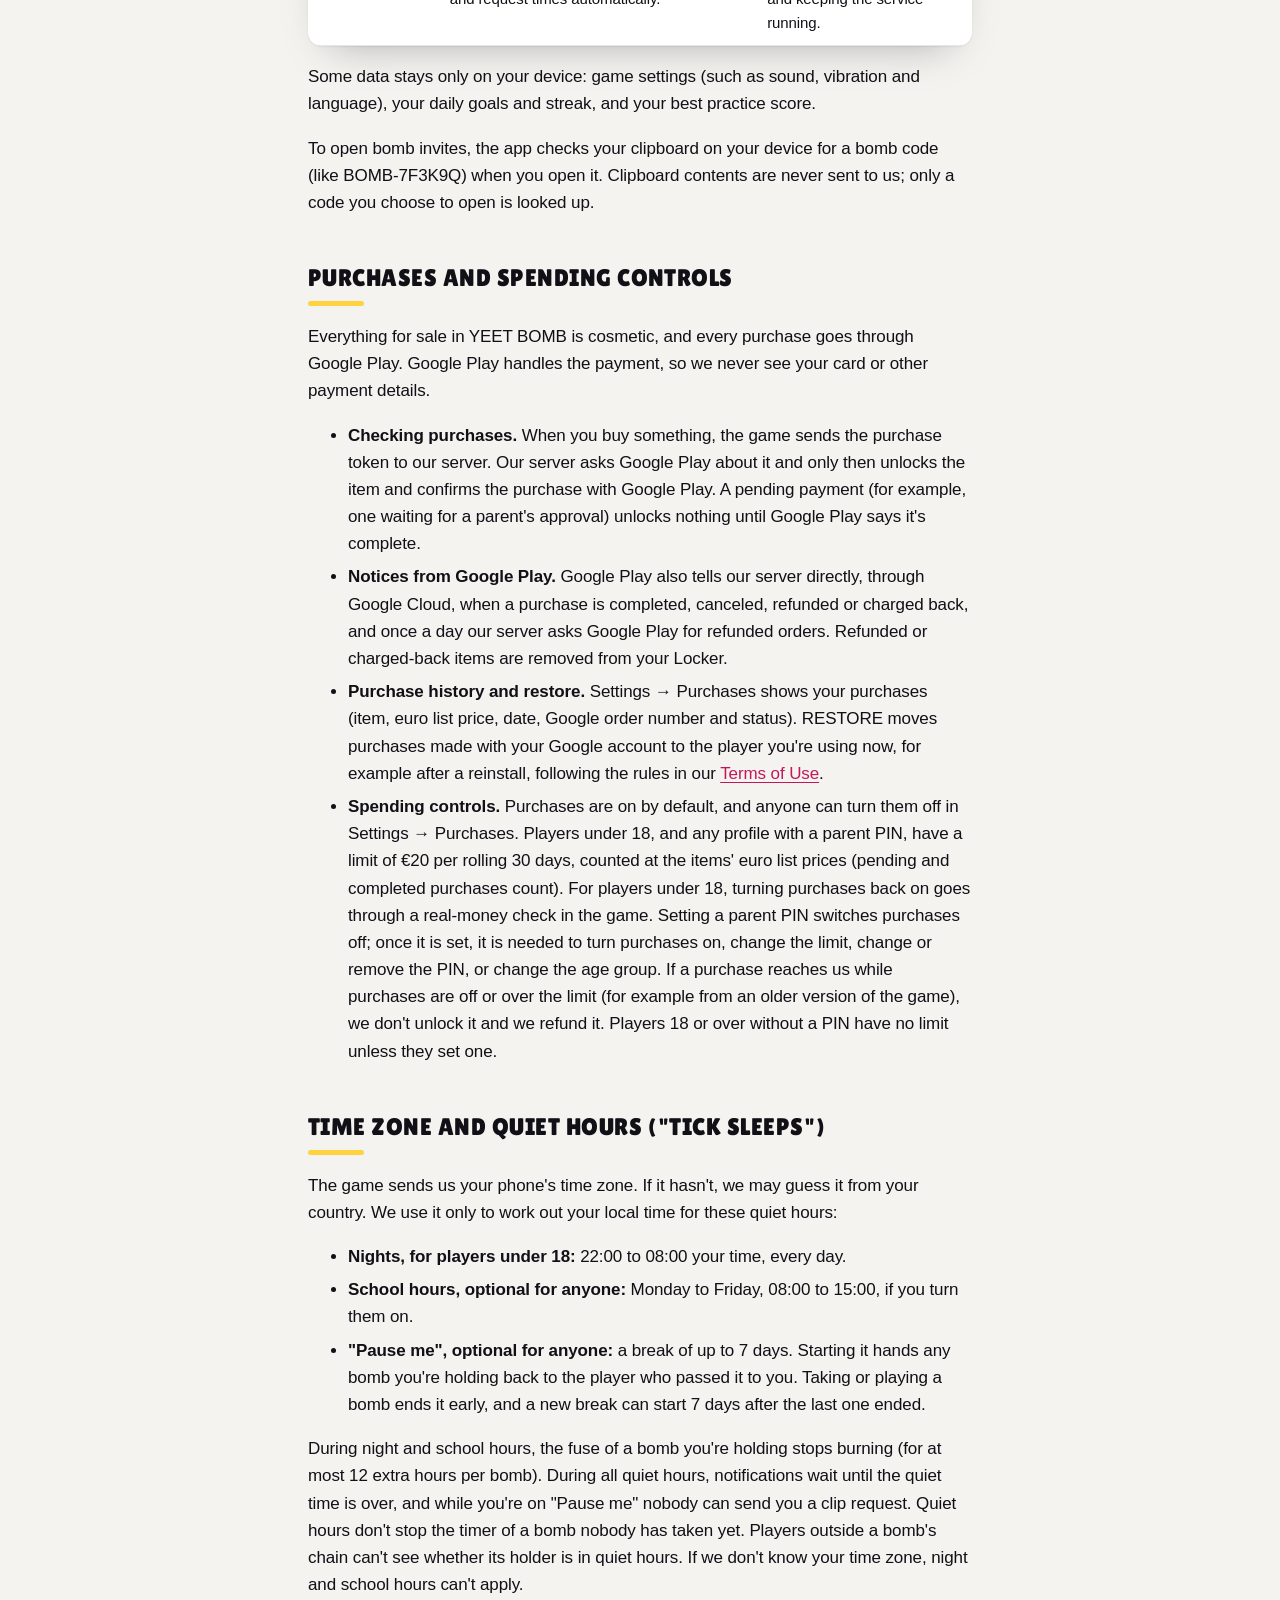
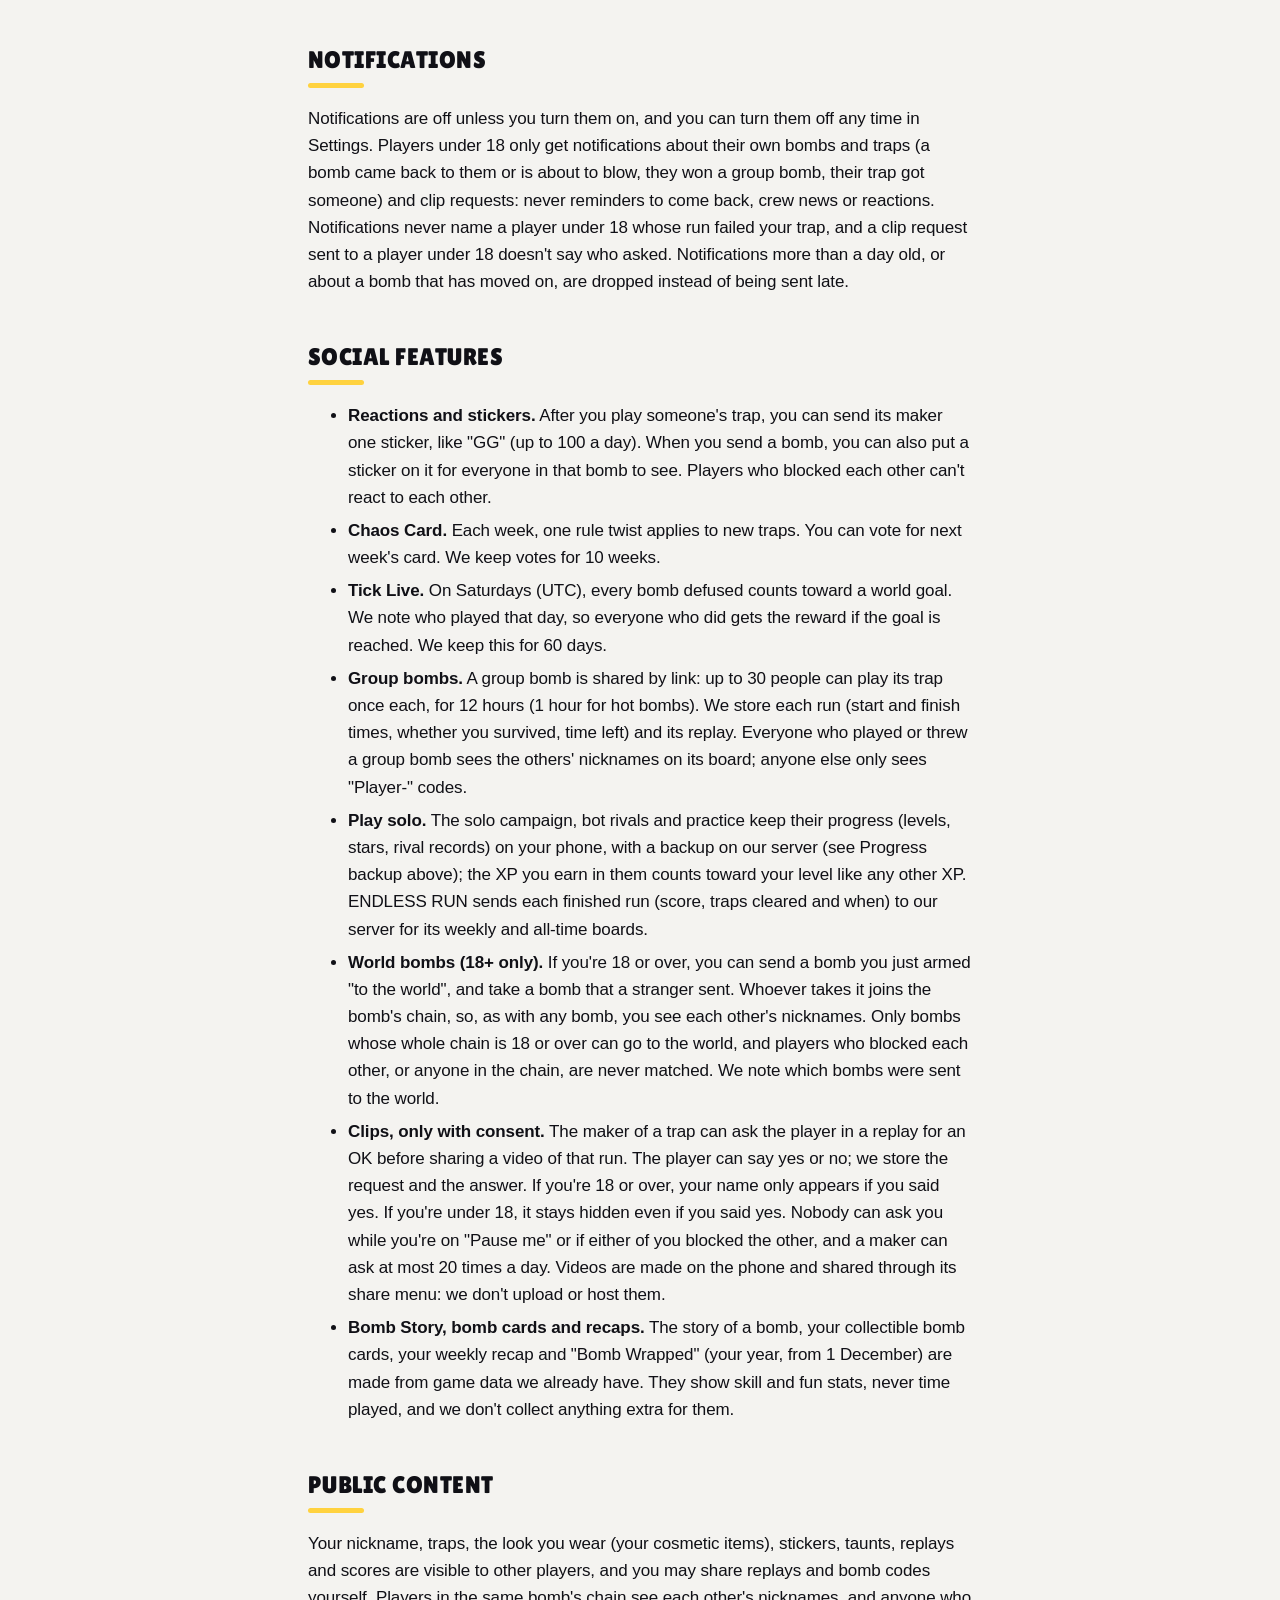
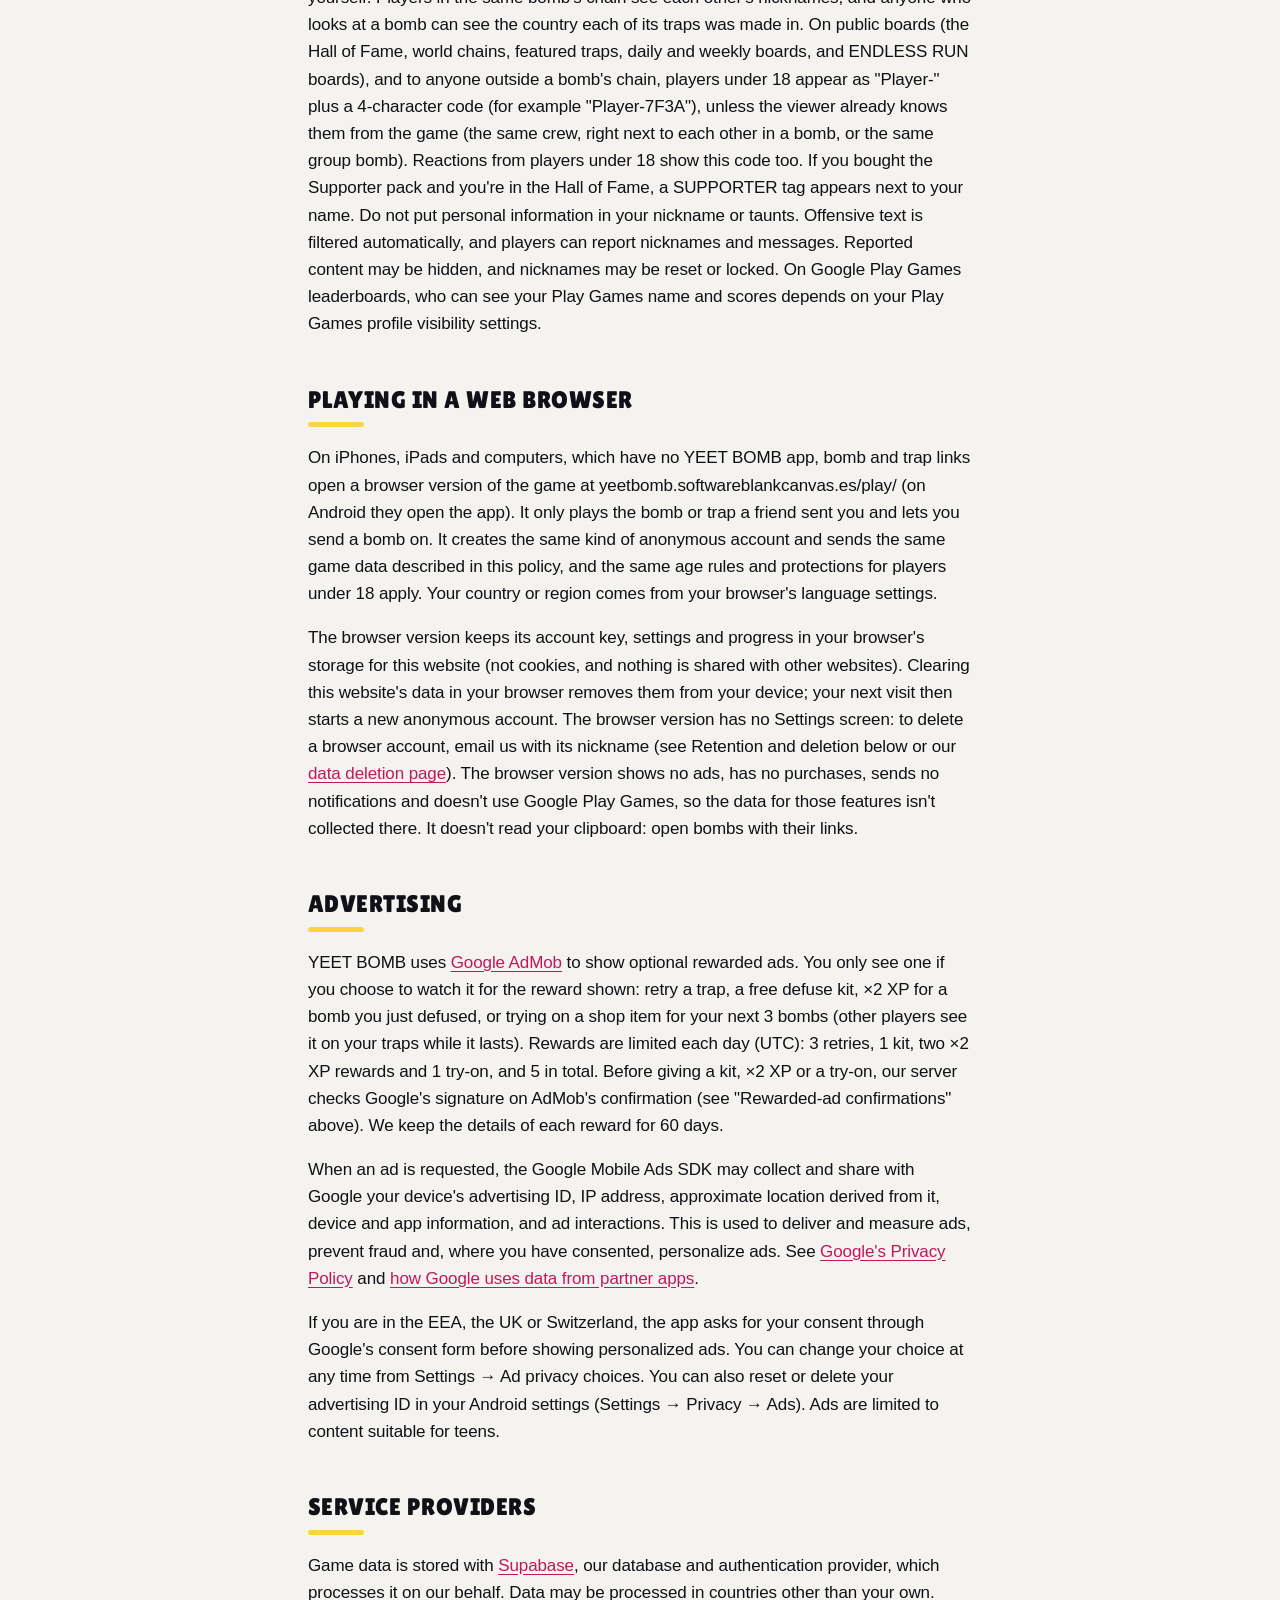
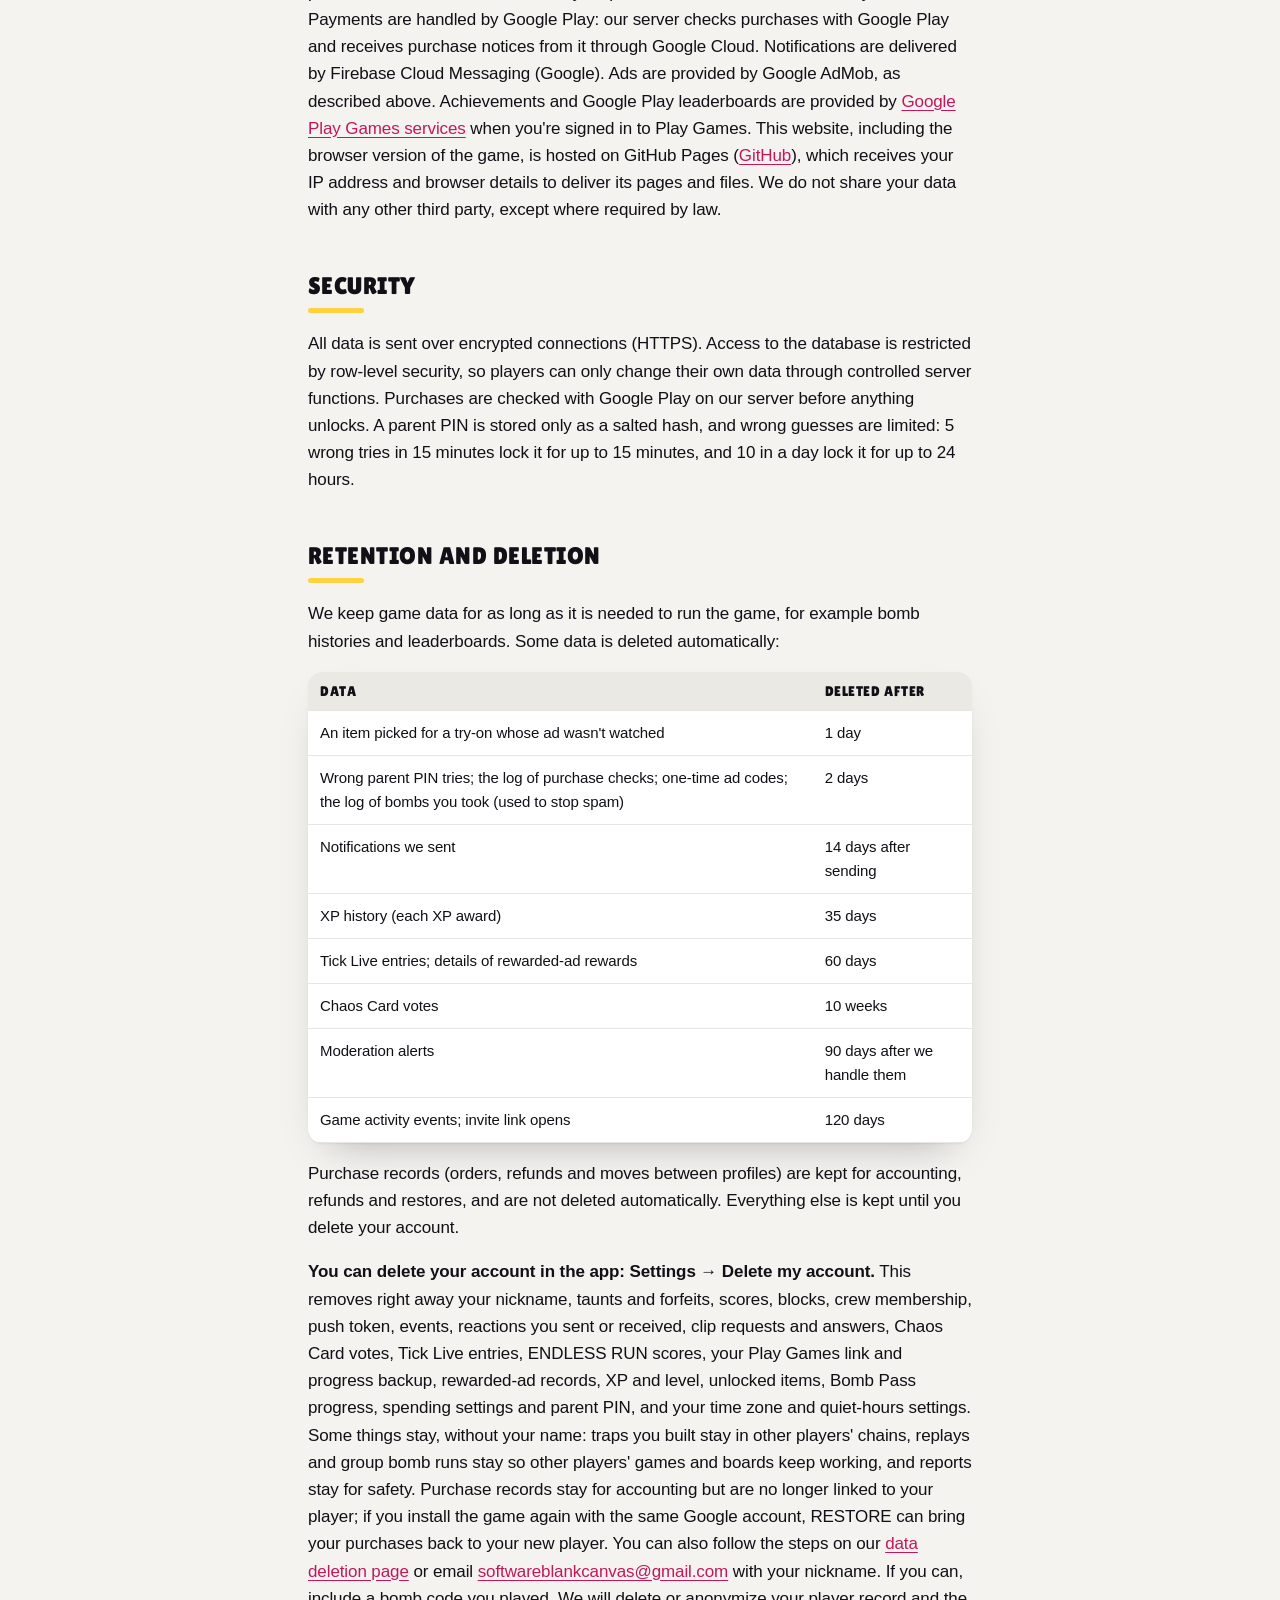
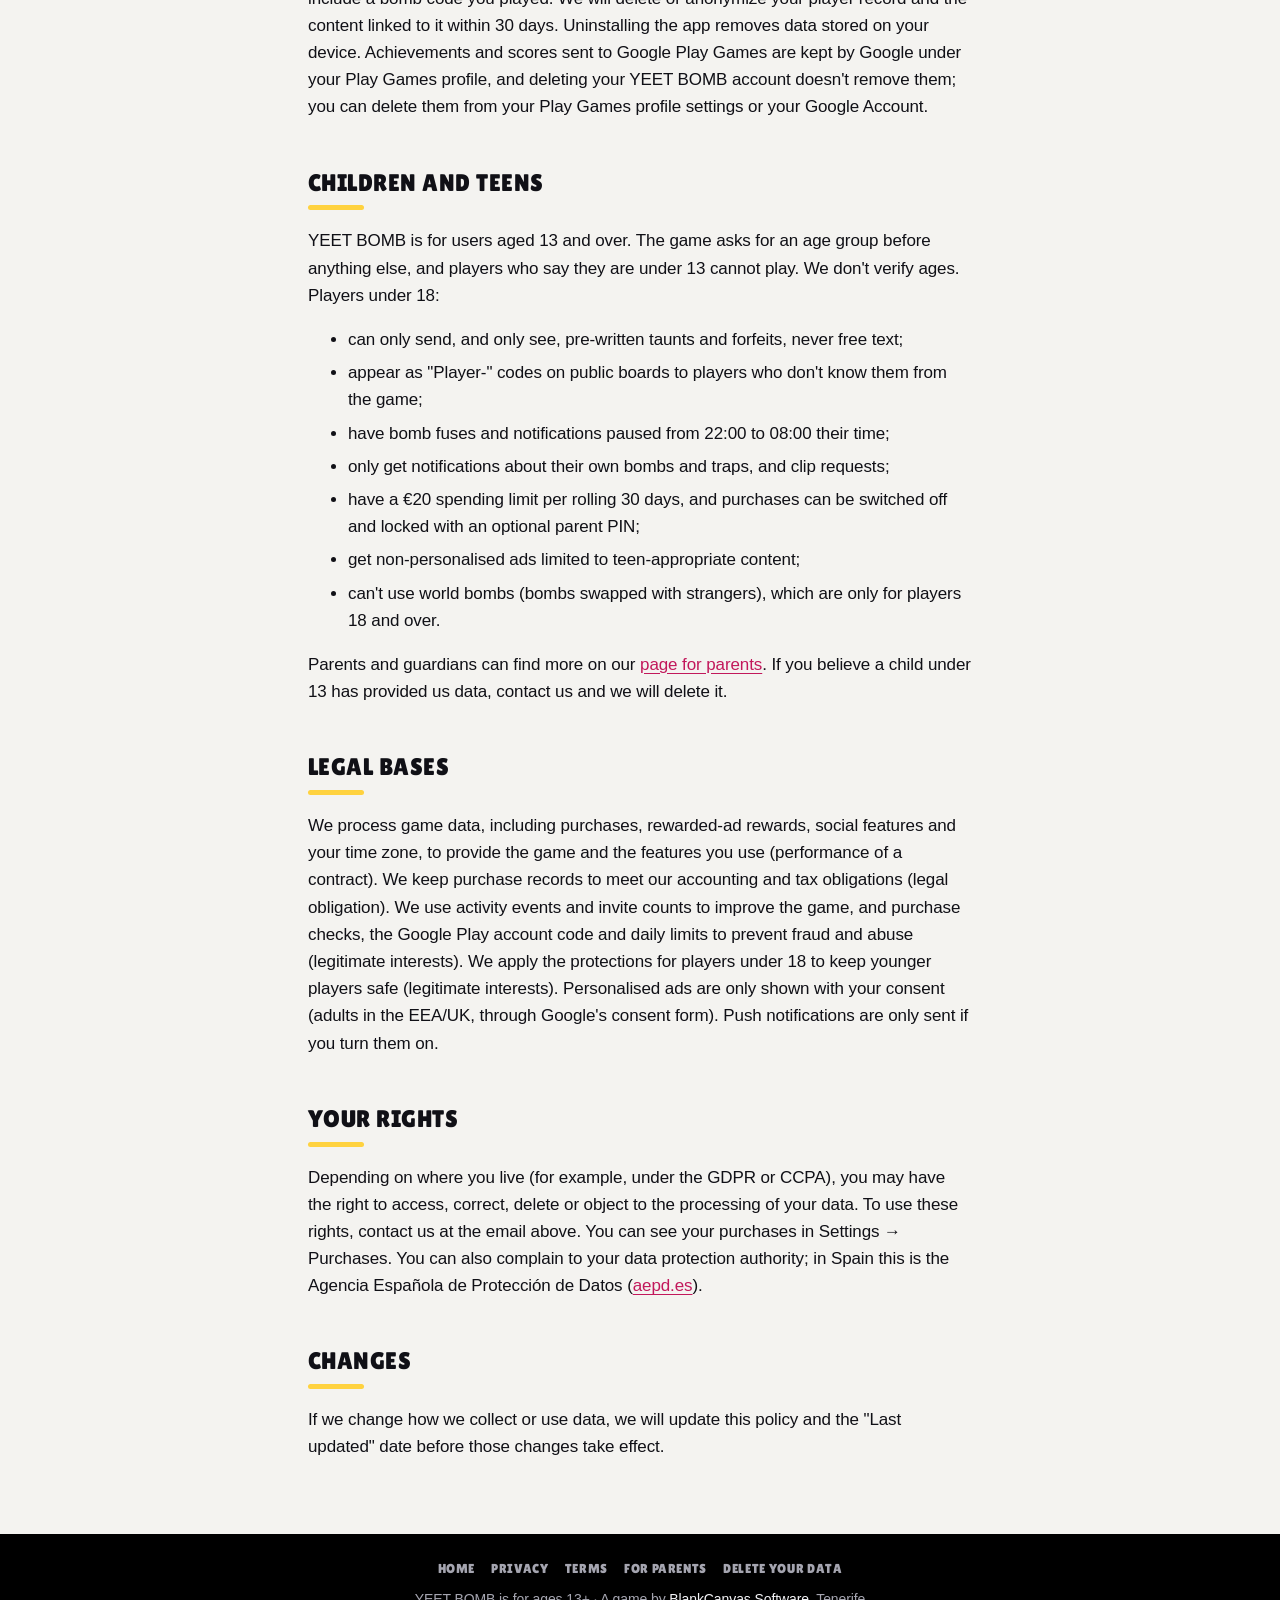
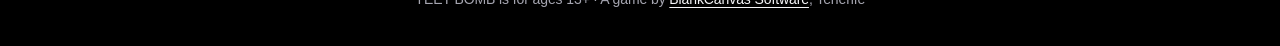
<file: privacy/index.html>
<!doctype html>
<html lang="en">
<head>
<meta charset="utf-8">
<meta name="viewport" content="width=device-width, initial-scale=1">
<title>YEET BOMB: Privacy Policy</title>
<meta name="theme-color" content="#0b0b0f">
<link rel="icon" href="../img/icon.png">
<link rel="preload" href="/fonts/lilita-one.ttf" as="font" type="font/ttf" crossorigin>
<link rel="stylesheet" href="../site.css">
</head>
<body class="doc">
<a class="skip" href="#main">Skip to content</a>
<header class="bar">
  <a class="brand" href="../"><img src="../img/icon.png" alt="">YEET BOMB</a>
  <a class="by" href="https://www.softwareblankcanvas.es/">by BlankCanvas</a>
</header>
<main id="main">

<h1>YEET BOMB: Privacy Policy</h1>
<p class="muted">Last updated: 7 November 2026</p>

<p>This policy explains what information the YEET BOMB mobile game ("the app", "we", "us") collects, how it is used, and the choices you have. YEET BOMB is published by Blank Canvas Software. Contact: <a href="mailto:softwareblankcanvas@gmail.com">softwareblankcanvas@gmail.com</a>. Parents and guardians can also read our short <a href="../parents/">page for parents</a>.</p>
<p>In this policy, "players under 18" also means anyone who hasn't told the game they are 18 or over.</p>

<h2>Summary</h2>
<ul>
  <li>No sign-up. You play with an anonymous account created automatically on your device.</li>
  <li>We collect only what the game needs: your nickname, an anonymous player ID, your age group and time zone, gameplay content (traps, replays, taunts, reactions) and, if you buy something, your purchase records.</li>
  <li>We do not sell your data or collect your precise location, contacts, photos or email address.</li>
  <li>Purchases are optional and cosmetic. Google Play handles the payment, so we never see your card or other payment details.</li>
  <li>The game shows optional rewarded video ads, served by Google AdMob, only when you choose to watch one.</li>
  <li>Players under 18 get extra protections: names hidden on public boards, quiet nights, fewer notifications and purchase controls.</li>
  <li>If you use Google Play Games, the game sends your achievements and leaderboard scores to it, and we keep your Play Games player ID with your account so a new phone or a reinstall brings your account back by itself.</li>
  <li>Friends without the Android app (for example on an iPhone) can play a bomb or trap link in their web browser. The browser version collects the same game data, and has no ads, purchases, notifications or Google Play Games (see <a href="#web">Playing in a web browser</a>).</li>
</ul>

<h2 id="collect">Information we collect</h2>
<table>
  <tr><th>Data</th><th>What it is</th><th>Why</th></tr>
  <tr><td>Anonymous player ID</td><td>A random ID created when you first go online. It is not linked to your name, email or phone number.</td><td>To keep your progress, bombs, items and purchases, and to stop abuse.</td></tr>
  <tr><td>Nickname</td><td>The name you choose in the game. Other players see it (players under 18 are shown with a code on public boards; see <a href="#public">Public content</a>).</td><td>To show who armed, passed or defused a bomb, and on leaderboards.</td></tr>
  <tr><td>Gameplay content</td><td>Traps you build, the sticker you put on a bomb, replays of your runs (taps and timings), your runs on group bombs, taunt messages, scores and bomb history.</td><td>To run the game: other players play your traps and can watch replays.</td></tr>
  <tr><td>Looks, items and progress</td><td>Your XP and level, the cosmetic items you own and wear (and any item you're trying on), how you unlocked them, how many traps of each type you've beaten, and your Bomb Pass progress and claimed tiers. Each XP award (what for, how much and which bomb) is also logged.</td><td>To give you rewards, keep your progress on our server, apply daily XP limits and show your look to other players on your traps.</td></tr>
  <tr><td>Country</td><td>Your country or region, taken from your device's language and region settings (not GPS).</td><td>To show which countries a bomb has visited on the world leaderboard, and to guess your time zone if the app hasn't sent it.</td></tr>
  <tr><td>Time zone and quiet hours</td><td>Your phone's time zone (for example "Europe/Madrid", or an offset like "+02:00"), whether you turned on school hours, and when your "Pause me" break started and ends.</td><td>To work out your local time, so bomb fuses and notifications can pause during quiet hours (see <a href="#quiet">"Tick sleeps"</a>).</td></tr>
  <tr><td>Game activity events</td><td>Simple events such as "tutorial finished", "bomb armed" or "daily bomb played", with your anonymous player ID, the app version and a random test group number. No names, contacts or location.</td><td>To understand which features players use and to test improvements to the game.</td></tr>
  <tr><td>Age group</td><td>The age group you pick when you first open the game (under 13, 13-17, or 18+). We never ask for or store your birth date.</td><td>To keep under-13s out and to give players under 18 safer settings: pre-written taunts only, names hidden on public boards, quiet nights, fewer notifications, purchase controls and age-appropriate ads (non-personalised for everyone under 18).</td></tr>
  <tr><td>Terms acceptance</td><td>The time you accepted the Terms of Use.</td><td>To show that the rules were agreed (Google Play requirement for user content).</td></tr>
  <tr><td>Blocks</td><td>Players you block.</td><td>So neither of you can take the other's bombs, play the other's group bombs, react to the other or ask the other for clips, and so you don't see their messages.</td></tr>
  <tr><td>Push token</td><td>If you turn notifications on, a device token from Firebase Cloud Messaging (Google).</td><td>To send the notifications you asked for. Turn them off any time in Settings.</td></tr>
  <tr><td>Purchases</td><td>If you buy something: the Google Play purchase token and order number, the item, its euro list price, its status (pending, completed, canceled, refunded, or blocked by the spending settings), when it was bought, the country or region Google Play reports for it, and whether it was a test purchase. We also log when a purchase moves to another of your player profiles, and keep a short log of the game's requests to check purchases.</td><td>To check purchases with Google Play, give you your items, show your purchase history, restore purchases after a reinstall, remove refunded items, apply spending limits, prevent fraud and keep accounting records.</td></tr>
  <tr><td>Google Play account code</td><td>A code made from your player ID and a secret key that stays on our server. It contains no personal information. The game gives it to Google Play when you buy something, and Google Play sends it back to us with the purchase.</td><td>To match each purchase to the right player, even when Google Play notifies us directly. Google Play can also use it to spot unusual purchase activity.</td></tr>
  <tr><td>Spending settings</td><td>Whether purchases are on or off, your monthly spending limit and, if a parent PIN is set, a salted hash of the PIN (never the PIN itself). Wrong PIN tries are logged for 2 days.</td><td>To apply the purchase controls you or your parent chose (see <a href="#purchases">Purchases and spending controls</a>).</td></tr>
  <tr><td>Rewarded-ad confirmations</td><td>When you finish a rewarded ad, Google AdMob tells our server: a transaction ID, your anonymous player ID and the kind of reward (for &times;2 XP and try-ons, with a one-time code our server gave the game just before the ad, which says which bomb or item it is for). We record what the reward did.</td><td>To give rewards only for ads that really finished, and to apply the daily limits.</td></tr>
  <tr><td>Reactions</td><td>Stickers you send to the maker of a trap you played (like "GG"), and the ones you receive.</td><td>To deliver reactions and count the GGs you've earned.</td></tr>
  <tr><td>Clip requests</td><td>When a trap's maker asks to share a video of your run: the request and your yes or no answer (and the same for requests you send).</td><td>So a video of your run is only shared with your OK.</td></tr>
  <tr><td>Tick Live</td><td>That you played on a Saturday (UTC), and whether you got that day's reward.</td><td>To give the Saturday reward to everyone who played.</td></tr>
  <tr><td>Crews</td><td>If you create or join a crew: its name, its members and the days each member checked in.</td><td>To show your crew and its streak.</td></tr>
  <tr><td>Google Play Games achievements and scores</td><td>If you're signed in to Google Play Games on your device, the game sends the achievements you unlock and your Practice Streak, Daily Bomb, Chain Points and Players Scorched scores to Google Play Games. The game reads your Play Games name on your device to show that you're signed in; we don't store it on our servers.</td><td>To show achievements and Google Play leaderboards.</td></tr>
  <tr><td>Play Games player ID</td><td>If you're signed in to Google Play Games, our server checks your sign-in with Google and stores your Play Games player ID (an ID Play Games gives you for YEET BOMB only, not your Google account or email) with your YEET BOMB account.</td><td>To bring your account back automatically when you play on a new phone or reinstall the game.</td></tr>
  <tr><td>Progress backup</td><td>A copy of the progress that otherwise stays on your phone: solo campaign levels and stars, bot rival records, ENDLESS RUN bests, how many traps of each game you've beaten, and achievements you've earned.</td><td>To restore that progress together with your account.</td></tr>
  <tr><td>Invite link opens</td><td>When an invite link page is opened: the bomb code and a time. No IP address or player ID is stored by us.</td><td>To count how many invites get opened.</td></tr>
  <tr><td>Votes and rankings</td><td>Your likes and boos on traps you played, your Chaos Card vote, daily bomb scores, weekly league points and ENDLESS RUN scores.</td><td>To feature popular traps, pick next week's Chaos Card and show leaderboards.</td></tr>
  <tr><td>Reports</td><td>If you report a nickname or message, the report and its reason.</td><td>Moderation and safety.</td></tr>
  <tr><td>Technical logs</td><td>Our backend provider may log IP addresses and request times automatically.</td><td>Security, preventing abuse and keeping the service running.</td></tr>
</table>
<p>Some data stays only on your device: game settings (such as sound, vibration and language), your daily goals and streak, and your best practice score.</p>
<p>To open bomb invites, the app checks your clipboard on your device for a bomb code (like BOMB-7F3K9Q) when you open it. Clipboard contents are never sent to us; only a code you choose to open is looked up.</p>

<h2 id="purchases">Purchases and spending controls</h2>
<p>Everything for sale in YEET BOMB is cosmetic, and every purchase goes through Google Play. Google Play handles the payment, so we never see your card or other payment details.</p>
<ul>
  <li><b>Checking purchases.</b> When you buy something, the game sends the purchase token to our server. Our server asks Google Play about it and only then unlocks the item and confirms the purchase with Google Play. A pending payment (for example, one waiting for a parent's approval) unlocks nothing until Google Play says it's complete.</li>
  <li><b>Notices from Google Play.</b> Google Play also tells our server directly, through Google Cloud, when a purchase is completed, canceled, refunded or charged back, and once a day our server asks Google Play for refunded orders. Refunded or charged-back items are removed from your Locker.</li>
  <li><b>Purchase history and restore.</b> Settings &rarr; Purchases shows your purchases (item, euro list price, date, Google order number and status). RESTORE moves purchases made with your Google account to the player you're using now, for example after a reinstall, following the rules in our <a href="../terms/">Terms of Use</a>.</li>
  <li><b>Spending controls.</b> Purchases are on by default, and anyone can turn them off in Settings &rarr; Purchases. Players under 18, and any profile with a parent PIN, have a limit of &euro;20 per rolling 30 days, counted at the items' euro list prices (pending and completed purchases count). For players under 18, turning purchases back on goes through a real-money check in the game. Setting a parent PIN switches purchases off; once it is set, it is needed to turn purchases on, change the limit, change or remove the PIN, or change the age group. If a purchase reaches us while purchases are off or over the limit (for example from an older version of the game), we don't unlock it and we refund it. Players 18 or over without a PIN have no limit unless they set one.</li>
</ul>

<h2 id="quiet">Time zone and quiet hours ("Tick sleeps")</h2>
<p>The game sends us your phone's time zone. If it hasn't, we may guess it from your country. We use it only to work out your local time for these quiet hours:</p>
<ul>
  <li><b>Nights, for players under 18:</b> 22:00 to 08:00 your time, every day.</li>
  <li><b>School hours, optional for anyone:</b> Monday to Friday, 08:00 to 15:00, if you turn them on.</li>
  <li><b>"Pause me", optional for anyone:</b> a break of up to 7 days. Starting it hands any bomb you're holding back to the player who passed it to you. Taking or playing a bomb ends it early, and a new break can start 7 days after the last one ended.</li>
</ul>
<p>During night and school hours, the fuse of a bomb you're holding stops burning (for at most 12 extra hours per bomb). During all quiet hours, notifications wait until the quiet time is over, and while you're on "Pause me" nobody can send you a clip request. Quiet hours don't stop the timer of a bomb nobody has taken yet. Players outside a bomb's chain can't see whether its holder is in quiet hours. If we don't know your time zone, night and school hours can't apply.</p>

<h2>Notifications</h2>
<p>Notifications are off unless you turn them on, and you can turn them off any time in Settings. Players under 18 only get notifications about their own bombs and traps (a bomb came back to them or is about to blow, they won a group bomb, their trap got someone) and clip requests: never reminders to come back, crew news or reactions. Notifications never name a player under 18 whose run failed your trap, and a clip request sent to a player under 18 doesn't say who asked. Notifications more than a day old, or about a bomb that has moved on, are dropped instead of being sent late.</p>

<h2>Social features</h2>
<ul>
  <li><b>Reactions and stickers.</b> After you play someone's trap, you can send its maker one sticker, like "GG" (up to 100 a day). When you send a bomb, you can also put a sticker on it for everyone in that bomb to see. Players who blocked each other can't react to each other.</li>
  <li><b>Chaos Card.</b> Each week, one rule twist applies to new traps. You can vote for next week's card. We keep votes for 10 weeks.</li>
  <li><b>Tick Live.</b> On Saturdays (UTC), every bomb defused counts toward a world goal. We note who played that day, so everyone who did gets the reward if the goal is reached. We keep this for 60 days.</li>
  <li><b>Group bombs.</b> A group bomb is shared by link: up to 30 people can play its trap once each, for 12 hours (1 hour for hot bombs). We store each run (start and finish times, whether you survived, time left) and its replay. Everyone who played or threw a group bomb sees the others' nicknames on its board; anyone else only sees "Player-" codes.</li>
  <li><b>Play solo.</b> The solo campaign, bot rivals and practice keep their progress (levels, stars, rival records) on your phone, with a backup on our server (see Progress backup above); the XP you earn in them counts toward your level like any other XP. ENDLESS RUN sends each finished run (score, traps cleared and when) to our server for its weekly and all-time boards.</li>
  <li><b>World bombs (18+ only).</b> If you're 18 or over, you can send a bomb you just armed "to the world", and take a bomb that a stranger sent. Whoever takes it joins the bomb's chain, so, as with any bomb, you see each other's nicknames. Only bombs whose whole chain is 18 or over can go to the world, and players who blocked each other, or anyone in the chain, are never matched. We note which bombs were sent to the world.</li>
  <li><b>Clips, only with consent.</b> The maker of a trap can ask the player in a replay for an OK before sharing a video of that run. The player can say yes or no; we store the request and the answer. If you're 18 or over, your name only appears if you said yes. If you're under 18, it stays hidden even if you said yes. Nobody can ask you while you're on "Pause me" or if either of you blocked the other, and a maker can ask at most 20 times a day. Videos are made on the phone and shared through its share menu: we don't upload or host them.</li>
  <li><b>Bomb Story, bomb cards and recaps.</b> The story of a bomb, your collectible bomb cards, your weekly recap and "Bomb Wrapped" (your year, from 1 December) are made from game data we already have. They show skill and fun stats, never time played, and we don't collect anything extra for them.</li>
</ul>

<h2 id="public">Public content</h2>
<p>Your nickname, traps, the look you wear (your cosmetic items), stickers, taunts, replays and scores are visible to other players, and you may share replays and bomb codes yourself. Players in the same bomb's chain see each other's nicknames, and anyone who looks at a bomb can see the country each of its traps was made in. On public boards (the Hall of Fame, world chains, featured traps, daily and weekly boards, and ENDLESS RUN boards), and to anyone outside a bomb's chain, players under 18 appear as "Player-" plus a 4-character code (for example "Player-7F3A"), unless the viewer already knows them from the game (the same crew, right next to each other in a bomb, or the same group bomb). Reactions from players under 18 show this code too. If you bought the Supporter pack and you're in the Hall of Fame, a SUPPORTER tag appears next to your name. Do not put personal information in your nickname or taunts. Offensive text is filtered automatically, and players can report nicknames and messages. Reported content may be hidden, and nicknames may be reset or locked. On Google Play Games leaderboards, who can see your Play Games name and scores depends on your Play Games profile visibility settings.</p>

<h2 id="web">Playing in a web browser</h2>
<p>On iPhones, iPads and computers, which have no YEET BOMB app, bomb and trap links open a browser version of the game at yeetbomb.softwareblankcanvas.es/play/ (on Android they open the app). It only plays the bomb or trap a friend sent you and lets you send a bomb on. It creates the same kind of anonymous account and sends the same game data described in this policy, and the same age rules and protections for players under 18 apply. Your country or region comes from your browser's language settings.</p>
<p>The browser version keeps its account key, settings and progress in your browser's storage for this website (not cookies, and nothing is shared with other websites). Clearing this website's data in your browser removes them from your device; your next visit then starts a new anonymous account. The browser version has no Settings screen: to delete a browser account, email us with its nickname (see Retention and deletion below or our <a href="../delete/">data deletion page</a>). The browser version shows no ads, has no purchases, sends no notifications and doesn't use Google Play Games, so the data for those features isn't collected there. It doesn't read your clipboard: open bombs with their links.</p>

<h2>Advertising</h2>
<p>YEET BOMB uses <a href="https://policies.google.com/technologies/ads">Google AdMob</a> to show optional rewarded ads. You only see one if you choose to watch it for the reward shown: retry a trap, a free defuse kit, &times;2 XP for a bomb you just defused, or trying on a shop item for your next 3 bombs (other players see it on your traps while it lasts). Rewards are limited each day (UTC): 3 retries, 1 kit, two &times;2 XP rewards and 1 try-on, and 5 in total. Before giving a kit, &times;2 XP or a try-on, our server checks Google's signature on AdMob's confirmation (see "Rewarded-ad confirmations" above). We keep the details of each reward for 60 days.</p>
<p>When an ad is requested, the Google Mobile Ads SDK may collect and share with Google your device's advertising ID, IP address, approximate location derived from it, device and app information, and ad interactions. This is used to deliver and measure ads, prevent fraud and, where you have consented, personalize ads. See <a href="https://policies.google.com/privacy">Google's Privacy Policy</a> and <a href="https://policies.google.com/technologies/partner-sites">how Google uses data from partner apps</a>.</p>
<p>If you are in the EEA, the UK or Switzerland, the app asks for your consent through Google's consent form before showing personalized ads. You can change your choice at any time from Settings &rarr; Ad privacy choices. You can also reset or delete your advertising ID in your Android settings (Settings &rarr; Privacy &rarr; Ads). Ads are limited to content suitable for teens.</p>

<h2>Service providers</h2>
<p>Game data is stored with <a href="https://supabase.com/privacy">Supabase</a>, our database and authentication provider, which processes it on our behalf. Data may be processed in countries other than your own. Payments are handled by Google Play: our server checks purchases with Google Play and receives purchase notices from it through Google Cloud. Notifications are delivered by Firebase Cloud Messaging (Google). Ads are provided by Google AdMob, as described above. Achievements and Google Play leaderboards are provided by <a href="https://policies.google.com/privacy">Google Play Games services</a> when you're signed in to Play Games. This website, including the browser version of the game, is hosted on GitHub Pages (<a href="https://docs.github.com/en/site-policy/privacy-policies/github-general-privacy-statement">GitHub</a>), which receives your IP address and browser details to deliver its pages and files. We do not share your data with any other third party, except where required by law.</p>

<h2>Security</h2>
<p>All data is sent over encrypted connections (HTTPS). Access to the database is restricted by row-level security, so players can only change their own data through controlled server functions. Purchases are checked with Google Play on our server before anything unlocks. A parent PIN is stored only as a salted hash, and wrong guesses are limited: 5 wrong tries in 15 minutes lock it for up to 15 minutes, and 10 in a day lock it for up to 24 hours.</p>

<h2>Retention and deletion</h2>
<p>We keep game data for as long as it is needed to run the game, for example bomb histories and leaderboards. Some data is deleted automatically:</p>
<table>
  <tr><th>Data</th><th>Deleted after</th></tr>
  <tr><td>An item picked for a try-on whose ad wasn't watched</td><td>1 day</td></tr>
  <tr><td>Wrong parent PIN tries; the log of purchase checks; one-time ad codes; the log of bombs you took (used to stop spam)</td><td>2 days</td></tr>
  <tr><td>Notifications we sent</td><td>14 days after sending</td></tr>
  <tr><td>XP history (each XP award)</td><td>35 days</td></tr>
  <tr><td>Tick Live entries; details of rewarded-ad rewards</td><td>60 days</td></tr>
  <tr><td>Chaos Card votes</td><td>10 weeks</td></tr>
  <tr><td>Moderation alerts</td><td>90 days after we handle them</td></tr>
  <tr><td>Game activity events; invite link opens</td><td>120 days</td></tr>
</table>
<p>Purchase records (orders, refunds and moves between profiles) are kept for accounting, refunds and restores, and are not deleted automatically. Everything else is kept until you delete your account.</p>
<p><b>You can delete your account in the app: Settings &rarr; Delete my account.</b> This removes right away your nickname, taunts and forfeits, scores, blocks, crew membership, push token, events, reactions you sent or received, clip requests and answers, Chaos Card votes, Tick Live entries, ENDLESS RUN scores, your Play Games link and progress backup, rewarded-ad records, XP and level, unlocked items, Bomb Pass progress, spending settings and parent PIN, and your time zone and quiet-hours settings. Some things stay, without your name: traps you built stay in other players' chains, replays and group bomb runs stay so other players' games and boards keep working, and reports stay for safety. Purchase records stay for accounting but are no longer linked to your player; if you install the game again with the same Google account, RESTORE can bring your purchases back to your new player. You can also follow the steps on our <a href="../delete/">data deletion page</a> or email <a href="mailto:softwareblankcanvas@gmail.com">softwareblankcanvas@gmail.com</a> with your nickname. If you can, include a bomb code you played. We will delete or anonymize your player record and the content linked to it within 30 days. Uninstalling the app removes data stored on your device. Achievements and scores sent to Google Play Games are kept by Google under your Play Games profile, and deleting your YEET BOMB account doesn't remove them; you can delete them from your Play Games profile settings or your Google Account.</p>

<h2>Children and teens</h2>
<p>YEET BOMB is for users aged 13 and over. The game asks for an age group before anything else, and players who say they are under 13 cannot play. We don't verify ages. Players under 18:</p>
<ul>
  <li>can only send, and only see, pre-written taunts and forfeits, never free text;</li>
  <li>appear as "Player-" codes on public boards to players who don't know them from the game;</li>
  <li>have bomb fuses and notifications paused from 22:00 to 08:00 their time;</li>
  <li>only get notifications about their own bombs and traps, and clip requests;</li>
  <li>have a &euro;20 spending limit per rolling 30 days, and purchases can be switched off and locked with an optional parent PIN;</li>
  <li>get non-personalised ads limited to teen-appropriate content;</li>
  <li>can't use world bombs (bombs swapped with strangers), which are only for players 18 and over.</li>
</ul>
<p>Parents and guardians can find more on our <a href="../parents/">page for parents</a>. If you believe a child under 13 has provided us data, contact us and we will delete it.</p>

<h2>Legal bases</h2>
<p>We process game data, including purchases, rewarded-ad rewards, social features and your time zone, to provide the game and the features you use (performance of a contract). We keep purchase records to meet our accounting and tax obligations (legal obligation). We use activity events and invite counts to improve the game, and purchase checks, the Google Play account code and daily limits to prevent fraud and abuse (legitimate interests). We apply the protections for players under 18 to keep younger players safe (legitimate interests). Personalised ads are only shown with your consent (adults in the EEA/UK, through Google's consent form). Push notifications are only sent if you turn them on.</p>

<h2>Your rights</h2>
<p>Depending on where you live (for example, under the GDPR or CCPA), you may have the right to access, correct, delete or object to the processing of your data. To use these rights, contact us at the email above. You can see your purchases in Settings &rarr; Purchases. You can also complain to your data protection authority; in Spain this is the Agencia Espa&ntilde;ola de Protecci&oacute;n de Datos (<a href="https://www.aepd.es">aepd.es</a>).</p>

<h2>Changes</h2>
<p>If we change how we collect or use data, we will update this policy and the "Last updated" date before those changes take effect.</p>
</main>
<footer class="foot">
  <nav class="links"><a href="../">Home</a><a href="../privacy/">Privacy</a><a href="../terms/">Terms</a><a href="../parents/">For parents</a><a href="../delete/">Delete your data</a></nav>
  <p>YEET BOMB is for ages 13+ · A game by <a href="https://www.softwareblankcanvas.es/">BlankCanvas Software</a>, Tenerife</p>
</footer>
</body>
</html>
</file>
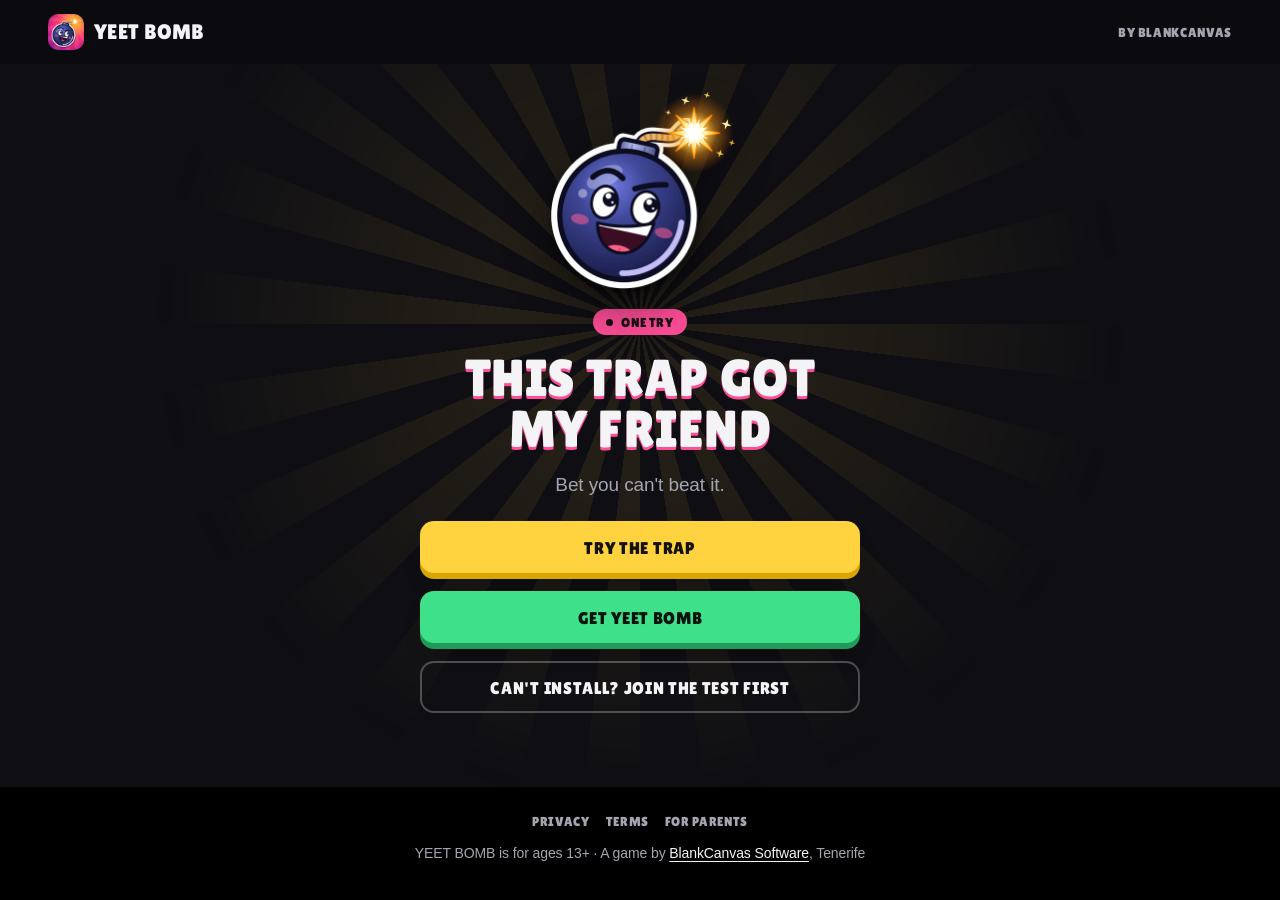
<file: t/index.html>
<!doctype html>
<html lang="en">
<head>
<meta charset="utf-8">
<meta name="viewport" content="width=device-width, initial-scale=1, viewport-fit=cover">
<meta name="robots" content="noindex">
<meta name="theme-color" content="#0b0b0f">
<title>Beat this trap | YEET BOMB</title>
<meta property="og:title" content="💥 This trap got me. Bet you can't beat it">
<meta property="og:description" content="A YEET BOMB trap, built by a friend. One try. Beat it?">
<meta property="og:image" content="https://yeetbomb.softwareblankcanvas.es/card.png">
<link rel="icon" href="../img/icon.png">
<link rel="preload" href="/fonts/lilita-one.ttf" as="font" type="font/ttf" crossorigin>
<link rel="stylesheet" href="../site.css">
</head>
<body class="invite">
<header class="bar">
  <a class="brand" href="../"><img src="../img/icon.png" alt="">YEET BOMB</a>
  <a class="by" href="https://www.softwareblankcanvas.es/">by BlankCanvas</a>
</header>
<main class="hero">
  <div class="inner">
    <img class="mascot" src="../img/bomb.png" alt="" width="382" height="420">
    <p class="pill">One try</p>
    <h1 class="display" id="title">This trap got my friend</h1>
    <p class="lede">Bet you can't beat it.</p>
    <div class="actions">
      <button class="btn btn--yellow btn--block" id="open">Try the trap</button>
      <a class="btn btn--yellow btn--block hidden" id="web" href="../play/">Play in your browser</a>
      <a class="btn btn--green btn--block" id="store" href="https://play.google.com/store/apps/details?id=com.driveiq.yeetbomb">Get YEET BOMB</a>
      <a class="btn btn--ghost btn--block" id="join" href="https://play.google.com/apps/testing/com.driveiq.yeetbomb">Can't install? Join the test first</a>
    </div>
    <p class="note hidden" id="note">No download: it runs right here in your browser. Sound on!</p>
  </div>
</main>
<footer class="foot">
  <nav class="links"><a href="../privacy/">Privacy</a><a href="../terms/">Terms</a><a href="../parents/">For parents</a></nav>
  <p>YEET BOMB is for ages 13+ · A game by <a href="https://www.softwareblankcanvas.es/">BlankCanvas Software</a>, Tenerife</p>
</footer>
<script>
  var ANON = "eyJhbGciOiJIUzI1NiIsInR5cCI6IkpXVCJ9.eyJpc3MiOiJzdXBhYmFzZSIsInJlZiI6ImhodXpqbGF0Y3liZ3ptdmJqYXBzIiwicm9sZSI6ImFub24iLCJpYXQiOjE3OTE3MTMyNDUsImV4cCI6MjEwNzI4OTI0NX0.iV5COqltjgpRrw9MvNi_KXi9U9Oir5xAvUHxO-dURFw";
  var q = new URLSearchParams(location.search);
  var raw = (q.get("c") || "").toUpperCase().replace(/^BOMB-?/, "");
  var ok = /^[23456789ABCDEFGHJKMNPQRSTUVWXYZ]{6}$/.test(raw);
  var hop = parseInt(q.get("h") || "0", 10) || 0;
  // Passed on to the game (which doesn't show it for a trap link).
  var from = (q.get("from") || "").replace(/[^\w\-. ]/g, "").slice(0, 16);
  // Anyone can write any name into a link, and this page can't ask the server: it shows the name only when it
  // looks like a plain nickname (letters, digits, spaces, _ and -; no dots, @ or links; no run of 4+ digits, like
  // a phone number). Anything else keeps "This trap got my friend".
  function plainName(s) {
    s = (s || "").trim();
    return /^[A-Za-z0-9 _-]{2,16}$/.test(s) && /[A-Za-z0-9]/.test(s) && !/[0-9]{4}/.test(s) ? s : "";
  }
  var shown = plainName(q.get("from"));
  var pkg = "com.driveiq.yeetbomb";
  var store = "https://play.google.com/store/apps/details?id=" + pkg;
  var android = /android/i.test(navigator.userAgent);
  if (shown) document.getElementById("title").textContent = "This trap got @" + shown.toUpperCase();
  // iPhones, iPads and computers have no app, so the browser version plays the trap there (only bombs and traps
  // from links: the full game is the Android app). Android opens it in the app. Until YEET BOMB is public on Google
  // Play (PRELAUNCH: its store page only offers pre-registration) Android can play in the browser too, listed first.
  // Set PRELAUNCH to false at launch (and WEB_ANDROID_PLAYS in main.gd).
  var PRELAUNCH = true;
  if (ok && (!android || PRELAUNCH)) {
    var web = document.getElementById("web");
    web.href = "../play/?c=" + raw + "&h=" + hop + (from ? "&from=" + encodeURIComponent(from) : "");
    web.classList.remove("hidden");
    document.getElementById("note").classList.remove("hidden");
    web.addEventListener("click", function () {
      fetch("https://hhuzjlatcybgzmvbjaps.supabase.co/rest/v1/rpc/log_invite_open", { method: "POST", keepalive: true,
        headers: { "apikey": ANON, "Authorization": "Bearer " + ANON, "Content-Type": "application/json" },
        body: JSON.stringify({ code: raw, src: "web_t" }) }).catch(function () {});
    });
    if (!android) {
      ["open", "store", "join"].forEach(function (id) { document.getElementById(id).classList.add("hidden"); });
    } else {
      var openBtn = document.getElementById("open"), storeBtn = document.getElementById("store");
      openBtn.parentNode.insertBefore(web, openBtn);
      openBtn.classList.replace("btn--yellow", "btn--green");
      openBtn.textContent = "Try it in the app";
      storeBtn.classList.replace("btn--green", "btn--ghost");
      storeBtn.textContent = "Pre-register on Google Play";
      document.getElementById("note").textContent = "No download needed: play it right here in your browser. Already have YEET BOMB? Try it in the app.";
    }
  }
  document.getElementById("open").addEventListener("click", function () {
    if (ok && android) {
      location.href = "intent://t/" + raw + "/" + hop + (from ? "?from=" + encodeURIComponent(from) : "") +
        "#Intent;scheme=yeetbomb;package=" + pkg + ";S.browser_fallback_url=" + encodeURIComponent(store) + ";end";
    } else {
      location.href = store;
    }
  });
</script>
</body>
</html>
</file>
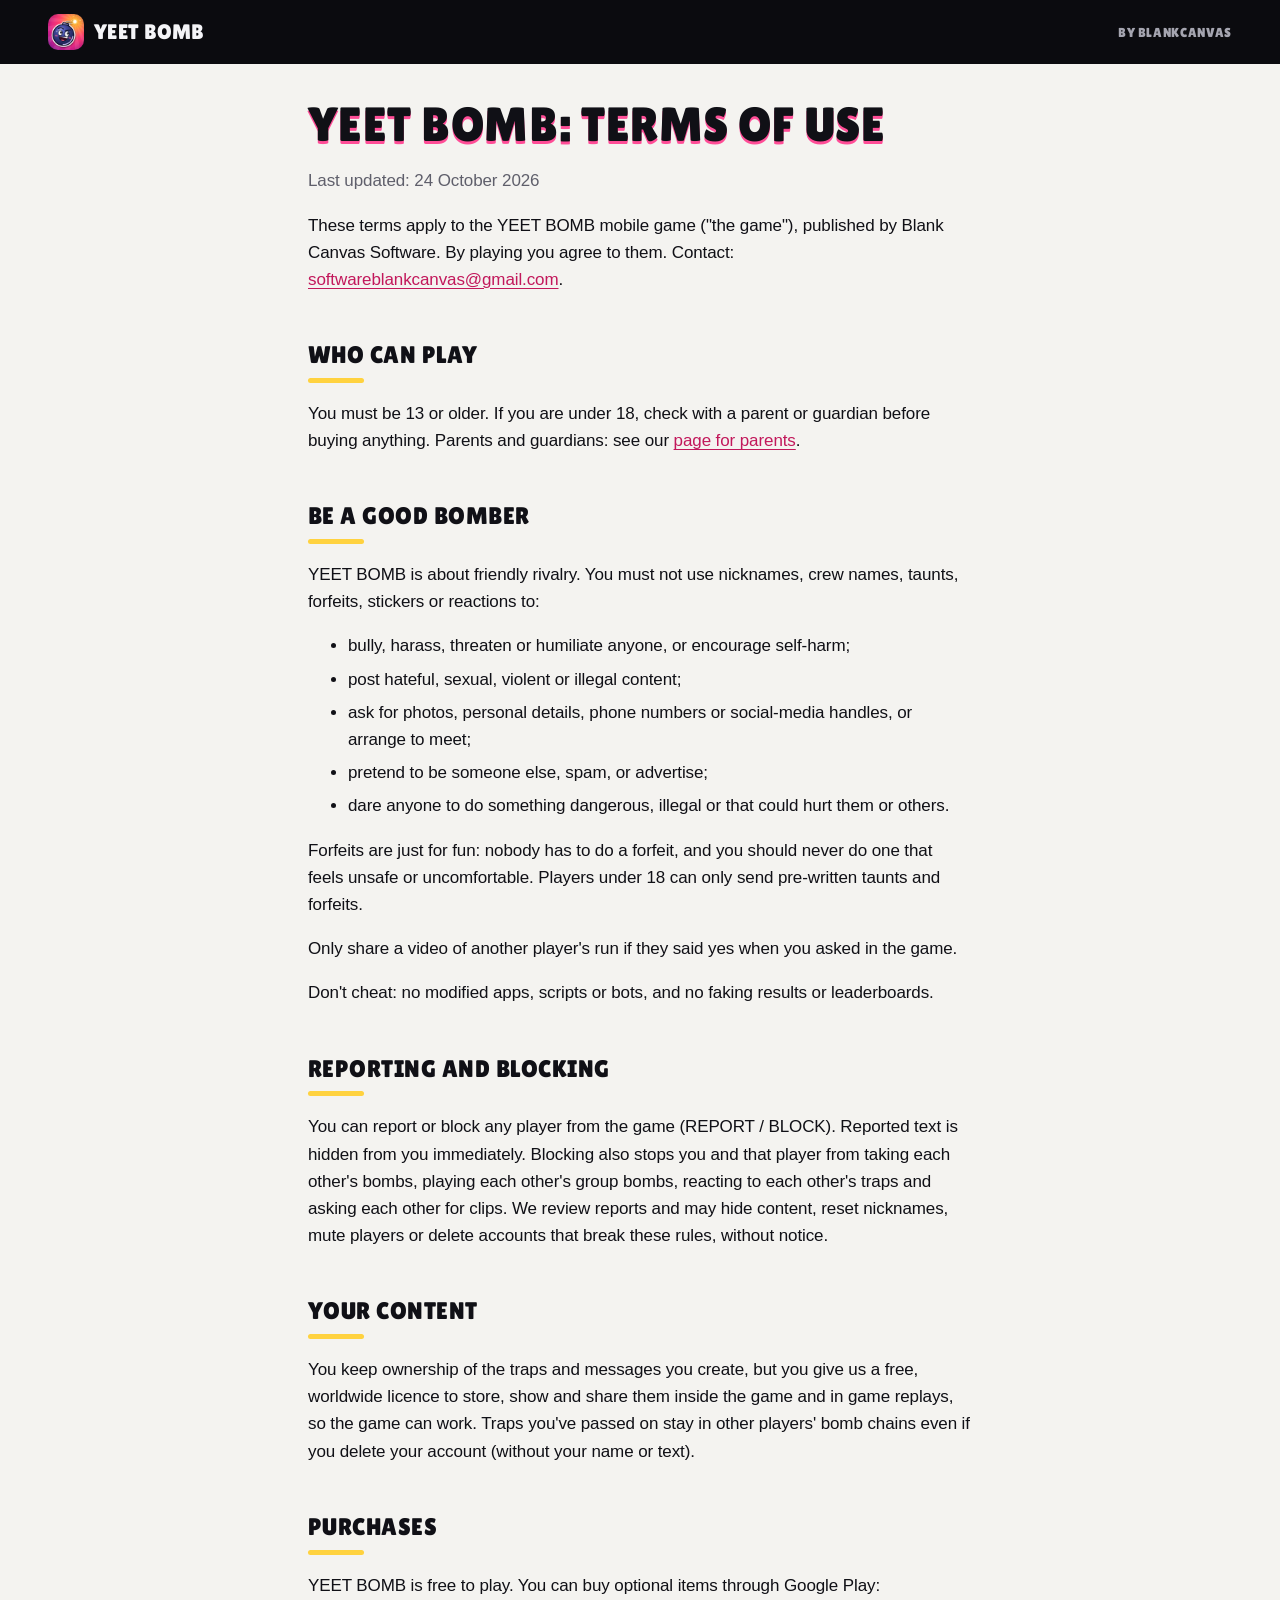
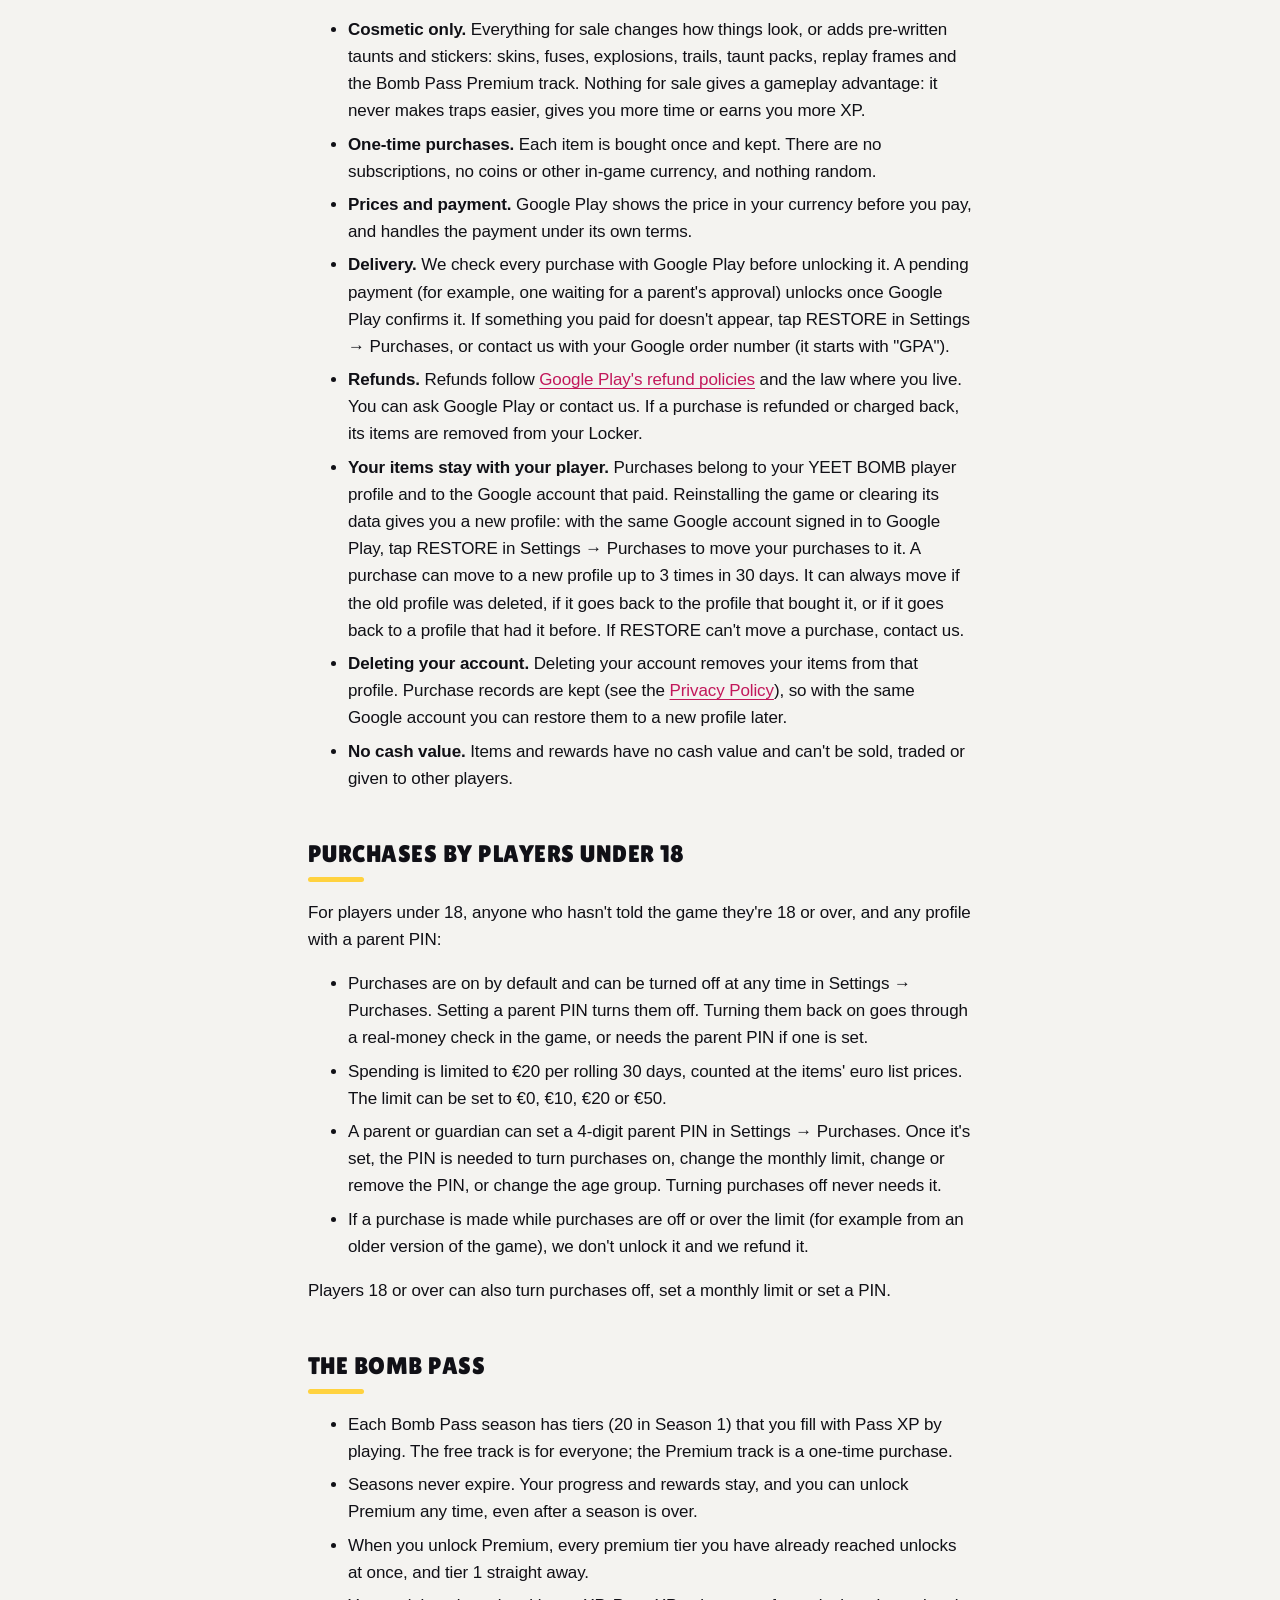
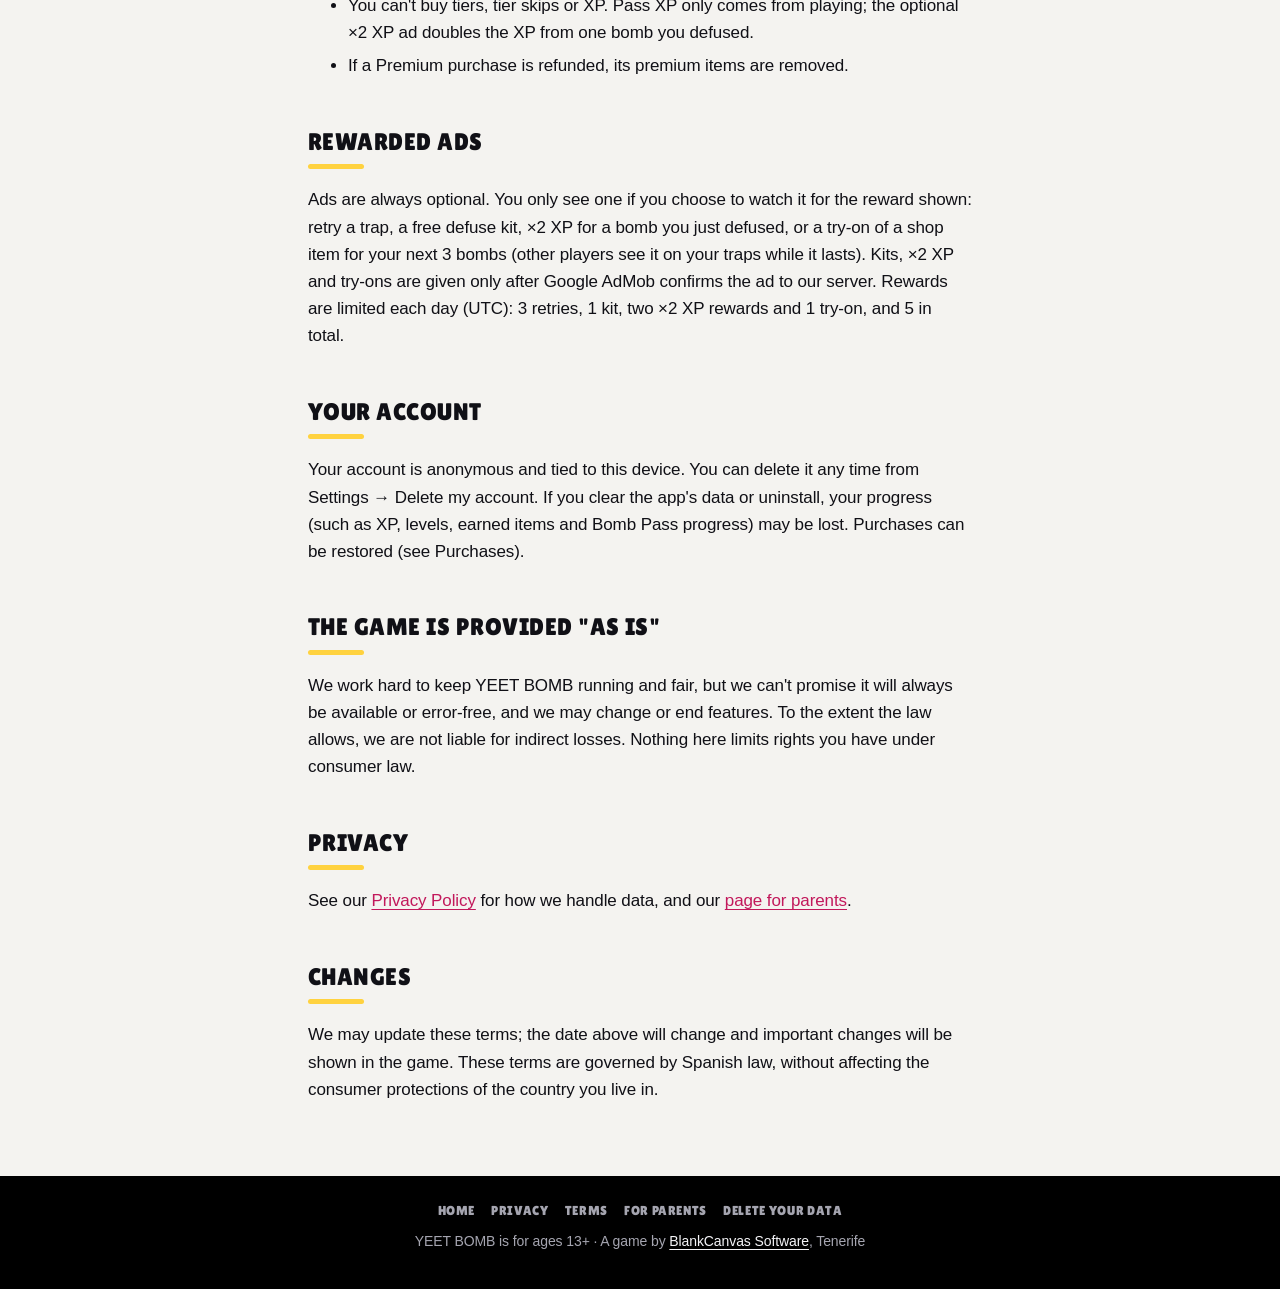
<file: terms/index.html>
<!doctype html>
<html lang="en">
<head>
<meta charset="utf-8">
<meta name="viewport" content="width=device-width, initial-scale=1">
<title>YEET BOMB: Terms of Use</title>
<meta name="theme-color" content="#0b0b0f">
<link rel="icon" href="../img/icon.png">
<link rel="preload" href="/fonts/lilita-one.ttf" as="font" type="font/ttf" crossorigin>
<link rel="stylesheet" href="../site.css">
</head>
<body class="doc">
<a class="skip" href="#main">Skip to content</a>
<header class="bar">
  <a class="brand" href="../"><img src="../img/icon.png" alt="">YEET BOMB</a>
  <a class="by" href="https://www.softwareblankcanvas.es/">by BlankCanvas</a>
</header>
<main id="main">

<h1>YEET BOMB: Terms of Use</h1>
<p class="muted">Last updated: 24 October 2026</p>

<p>These terms apply to the YEET BOMB mobile game ("the game"), published by Blank Canvas Software. By playing you agree to them. Contact: <a href="mailto:softwareblankcanvas@gmail.com">softwareblankcanvas@gmail.com</a>.</p>

<h2>Who can play</h2>
<p>You must be 13 or older. If you are under 18, check with a parent or guardian before buying anything. Parents and guardians: see our <a href="../parents/">page for parents</a>.</p>

<h2>Be a good bomber</h2>
<p>YEET BOMB is about friendly rivalry. You must not use nicknames, crew names, taunts, forfeits, stickers or reactions to:</p>
<ul>
  <li>bully, harass, threaten or humiliate anyone, or encourage self-harm;</li>
  <li>post hateful, sexual, violent or illegal content;</li>
  <li>ask for photos, personal details, phone numbers or social-media handles, or arrange to meet;</li>
  <li>pretend to be someone else, spam, or advertise;</li>
  <li>dare anyone to do something dangerous, illegal or that could hurt them or others.</li>
</ul>
<p>Forfeits are just for fun: nobody has to do a forfeit, and you should never do one that feels unsafe or uncomfortable. Players under 18 can only send pre-written taunts and forfeits.</p>
<p>Only share a video of another player's run if they said yes when you asked in the game.</p>
<p>Don't cheat: no modified apps, scripts or bots, and no faking results or leaderboards.</p>

<h2>Reporting and blocking</h2>
<p>You can report or block any player from the game (REPORT / BLOCK). Reported text is hidden from you immediately. Blocking also stops you and that player from taking each other's bombs, playing each other's group bombs, reacting to each other's traps and asking each other for clips. We review reports and may hide content, reset nicknames, mute players or delete accounts that break these rules, without notice.</p>

<h2>Your content</h2>
<p>You keep ownership of the traps and messages you create, but you give us a free, worldwide licence to store, show and share them inside the game and in game replays, so the game can work. Traps you've passed on stay in other players' bomb chains even if you delete your account (without your name or text).</p>

<h2>Purchases</h2>
<p>YEET BOMB is free to play. You can buy optional items through Google Play:</p>
<ul>
  <li><b>Cosmetic only.</b> Everything for sale changes how things look, or adds pre-written taunts and stickers: skins, fuses, explosions, trails, taunt packs, replay frames and the Bomb Pass Premium track. Nothing for sale gives a gameplay advantage: it never makes traps easier, gives you more time or earns you more XP.</li>
  <li><b>One-time purchases.</b> Each item is bought once and kept. There are no subscriptions, no coins or other in-game currency, and nothing random.</li>
  <li><b>Prices and payment.</b> Google Play shows the price in your currency before you pay, and handles the payment under its own terms.</li>
  <li><b>Delivery.</b> We check every purchase with Google Play before unlocking it. A pending payment (for example, one waiting for a parent's approval) unlocks once Google Play confirms it. If something you paid for doesn't appear, tap RESTORE in Settings &rarr; Purchases, or contact us with your Google order number (it starts with "GPA").</li>
  <li><b>Refunds.</b> Refunds follow <a href="https://support.google.com/googleplay/answer/2479637">Google Play's refund policies</a> and the law where you live. You can ask Google Play or contact us. If a purchase is refunded or charged back, its items are removed from your Locker.</li>
  <li><b>Your items stay with your player.</b> Purchases belong to your YEET BOMB player profile and to the Google account that paid. Reinstalling the game or clearing its data gives you a new profile: with the same Google account signed in to Google Play, tap RESTORE in Settings &rarr; Purchases to move your purchases to it. A purchase can move to a new profile up to 3 times in 30 days. It can always move if the old profile was deleted, if it goes back to the profile that bought it, or if it goes back to a profile that had it before. If RESTORE can't move a purchase, contact us.</li>
  <li><b>Deleting your account.</b> Deleting your account removes your items from that profile. Purchase records are kept (see the <a href="../privacy/">Privacy Policy</a>), so with the same Google account you can restore them to a new profile later.</li>
  <li><b>No cash value.</b> Items and rewards have no cash value and can't be sold, traded or given to other players.</li>
</ul>

<h2>Purchases by players under 18</h2>
<p>For players under 18, anyone who hasn't told the game they're 18 or over, and any profile with a parent PIN:</p>
<ul>
  <li>Purchases are on by default and can be turned off at any time in Settings &rarr; Purchases. Setting a parent PIN turns them off. Turning them back on goes through a real-money check in the game, or needs the parent PIN if one is set.</li>
  <li>Spending is limited to &euro;20 per rolling 30 days, counted at the items' euro list prices. The limit can be set to &euro;0, &euro;10, &euro;20 or &euro;50.</li>
  <li>A parent or guardian can set a 4-digit parent PIN in Settings &rarr; Purchases. Once it's set, the PIN is needed to turn purchases on, change the monthly limit, change or remove the PIN, or change the age group. Turning purchases off never needs it.</li>
  <li>If a purchase is made while purchases are off or over the limit (for example from an older version of the game), we don't unlock it and we refund it.</li>
</ul>
<p>Players 18 or over can also turn purchases off, set a monthly limit or set a PIN.</p>

<h2>The Bomb Pass</h2>
<ul>
  <li>Each Bomb Pass season has tiers (20 in Season 1) that you fill with Pass XP by playing. The free track is for everyone; the Premium track is a one-time purchase.</li>
  <li>Seasons never expire. Your progress and rewards stay, and you can unlock Premium any time, even after a season is over.</li>
  <li>When you unlock Premium, every premium tier you have already reached unlocks at once, and tier 1 straight away.</li>
  <li>You can't buy tiers, tier skips or XP. Pass XP only comes from playing; the optional &times;2 XP ad doubles the XP from one bomb you defused.</li>
  <li>If a Premium purchase is refunded, its premium items are removed.</li>
</ul>

<h2>Rewarded ads</h2>
<p>Ads are always optional. You only see one if you choose to watch it for the reward shown: retry a trap, a free defuse kit, &times;2 XP for a bomb you just defused, or a try-on of a shop item for your next 3 bombs (other players see it on your traps while it lasts). Kits, &times;2 XP and try-ons are given only after Google AdMob confirms the ad to our server. Rewards are limited each day (UTC): 3 retries, 1 kit, two &times;2 XP rewards and 1 try-on, and 5 in total.</p>

<h2>Your account</h2>
<p>Your account is anonymous and tied to this device. You can delete it any time from Settings &rarr; Delete my account. If you clear the app's data or uninstall, your progress (such as XP, levels, earned items and Bomb Pass progress) may be lost. Purchases can be restored (see Purchases).</p>

<h2>The game is provided "as is"</h2>
<p>We work hard to keep YEET BOMB running and fair, but we can't promise it will always be available or error-free, and we may change or end features. To the extent the law allows, we are not liable for indirect losses. Nothing here limits rights you have under consumer law.</p>

<h2>Privacy</h2>
<p>See our <a href="../privacy/">Privacy Policy</a> for how we handle data, and our <a href="../parents/">page for parents</a>.</p>

<h2>Changes</h2>
<p>We may update these terms; the date above will change and important changes will be shown in the game. These terms are governed by Spanish law, without affecting the consumer protections of the country you live in.</p>
</main>
<footer class="foot">
  <nav class="links"><a href="../">Home</a><a href="../privacy/">Privacy</a><a href="../terms/">Terms</a><a href="../parents/">For parents</a><a href="../delete/">Delete your data</a></nav>
  <p>YEET BOMB is for ages 13+ · A game by <a href="https://www.softwareblankcanvas.es/">BlankCanvas Software</a>, Tenerife</p>
</footer>
</body>
</html>
</file>
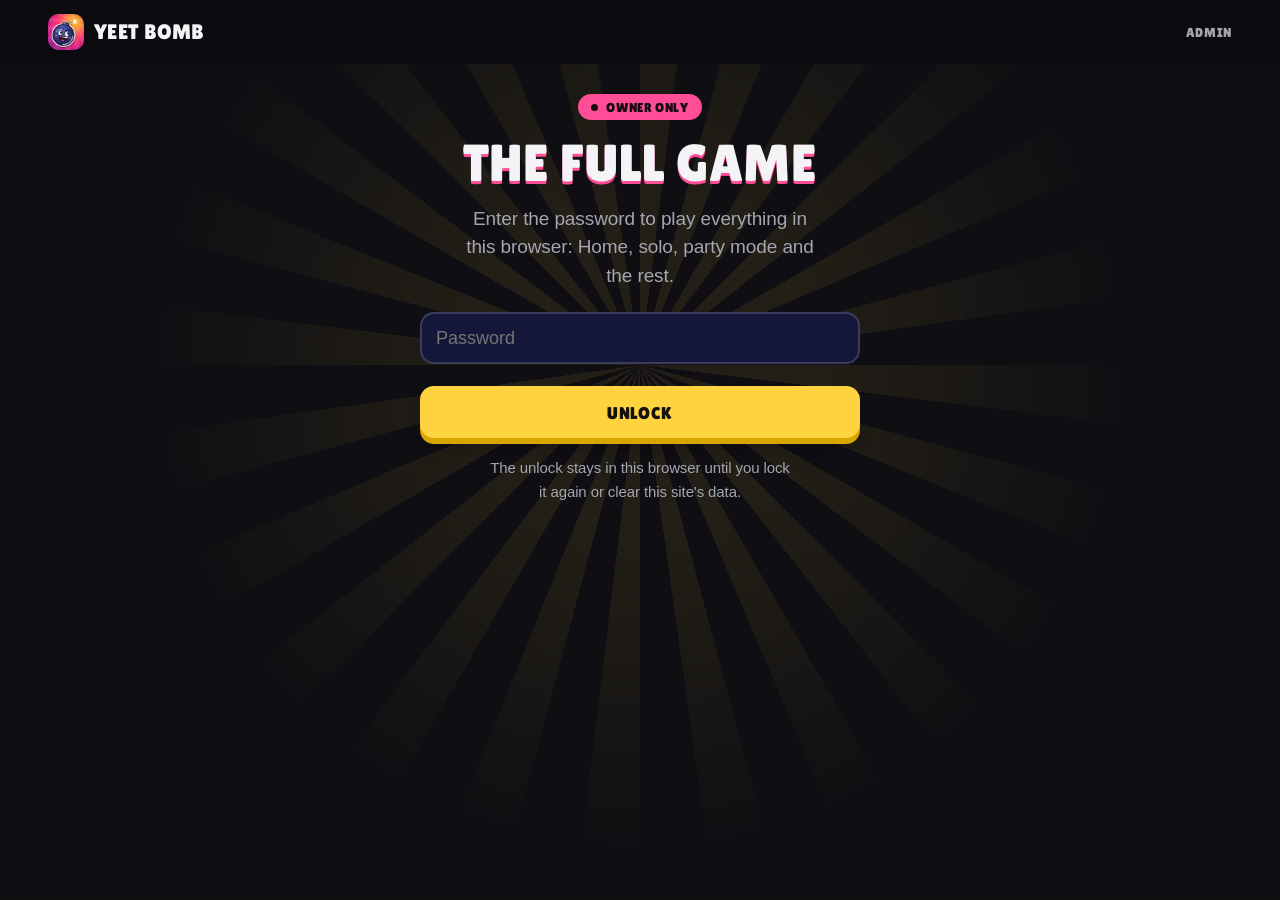
<file: play/admin/index.html>
<!doctype html>
<html lang="en">
<head>
<meta charset="utf-8">
<meta name="viewport" content="width=device-width, initial-scale=1, viewport-fit=cover">
<meta name="robots" content="noindex, nofollow">
<meta name="theme-color" content="#0b0b0f">
<title>Admin | YEET BOMB</title>
<link rel="icon" href="../../img/icon.png">
<link rel="stylesheet" href="../../site.css">
<style>
  .field { width: 100%; min-height: 52px; margin-top: 22px; padding: 0 16px; border: 0; border-radius: 14px; background: var(--navy);
           color: var(--chrome-ink); box-shadow: inset 0 0 0 2px rgb(255 255 255 / 0.16); font: 18px var(--font-text); }
  .field:focus-visible { outline: 3px solid var(--yellow); outline-offset: 2px; }
  .err { margin: 14px 0 0; color: var(--coral); font-weight: 700; }
</style>
</head>
<body class="invite">
<header class="bar">
  <a class="brand" href="../../"><img src="../../img/icon.png" alt="">YEET BOMB</a>
  <span class="by">Admin</span>
</header>
<main class="hero">
  <div class="inner">
    <p class="pill">Owner only</p>
    <h1 class="display">The full game</h1>
    <p class="lede" id="lede">Enter the password to play everything in this browser: Home, solo, party mode and the rest.</p>
    <form id="lock">
      <label class="hidden" for="pw">Password</label>
      <input class="field" id="pw" type="password" autocomplete="current-password" placeholder="Password" required>
      <p class="err hidden" id="err">That's not it.</p>
      <div class="actions"><button class="btn btn--yellow btn--block" type="submit">Unlock</button></div>
    </form>
    <div class="actions hidden" id="open">
      <a class="btn btn--yellow btn--block" href="../">Play the full game</a>
      <button class="btn btn--ghost btn--block" id="relock" type="button">Lock this browser again</button>
    </div>
    <p class="note">The unlock stays in this browser until you lock it again or clear this site's data.</p>
  </div>
</main>
<script>
  // The game (/play/) unlocks itself when localStorage 'yb_admin' holds the key whose hash matches WEB_ADMIN_CHECK in
  // scripts/main.gd. Neither file contains the password: key = sha256("yeetbomb-admin:" + password),
  // check = sha256("yb-check:" + key). A browser-side lock: the server trusts it for nothing.
  var CHECK = "1b0d4c7f6b49dd588ab11d300bd14c1f3b15080e19a854d4f1b51ba65ef5402a";
  function hex(buf) { return Array.prototype.map.call(new Uint8Array(buf), function (b) { return ("0" + b.toString(16)).slice(-2); }).join(""); }
  function sha256(text) { return crypto.subtle.digest("SHA-256", new TextEncoder().encode(text)).then(hex); }
  function stored() { try { return localStorage.getItem("yb_admin") || ""; } catch (e) { return ""; } }
  function show(unlocked) {
    document.getElementById("lock").classList.toggle("hidden", unlocked);
    document.getElementById("open").classList.toggle("hidden", !unlocked);
    document.getElementById("lede").textContent = unlocked ? "This browser is unlocked." :
      "Enter the password to play everything in this browser: Home, solo, party mode and the rest.";
  }
  var key = stored();
  if (key) { sha256("yb-check:" + key).then(function (c) { show(c === CHECK); }); } else { show(false); }
  document.getElementById("lock").addEventListener("submit", function (ev) {
    ev.preventDefault();
    var pw = document.getElementById("pw").value;
    sha256("yeetbomb-admin:" + pw).then(function (k) {
      return sha256("yb-check:" + k).then(function (c) {
        if (c !== CHECK) { document.getElementById("err").classList.remove("hidden"); return; }
        try { localStorage.setItem("yb_admin", k); } catch (e) { document.getElementById("err").textContent = "This browser blocks site storage."; document.getElementById("err").classList.remove("hidden"); return; }
        location.href = "../";
      });
    });
  });
  document.getElementById("relock").addEventListener("click", function () {
    try { localStorage.removeItem("yb_admin"); } catch (e) {}
    show(false);
  });
</script>
</body>
</html>
</file>
<file: site.css>
/* YEET BOMB website, in BlankCanvas Software's design language (softwareblankcanvas.es): chrome-black hero
   and footer, Lilita One display type in capitals, pink pills, chunky yellow and green buttons standing on a
   solid "deep" shadow, ghost buttons drawn as a 2px ring, faint yellow sun rays. Reading pages (policy, terms,
   parents, deletion) are warm paper under the same chrome bar, and follow the device's dark mode. */

@font-face { font-family: "Lilita One"; font-style: normal; font-weight: 400; font-display: swap;
             src: url("/fonts/lilita-one.ttf") format("truetype"); }
@font-face { font-family: "Lilita One Fallback"; src: local("Arial Black"), local("Arial-Black"); size-adjust: 77.45%;
             ascent-override: 118.79%; }

:root {
  color-scheme: light dark;
  --bg: #f4f3f0; --bg-alt: #ebe9e4; --surface: #ffffff;
  --ink: #101016; --ink-soft: #33333d; --muted: #5f5f6b;
  --hairline: rgb(16 16 22 / 0.1); --hairline-strong: rgb(16 16 22 / 0.24);
  --link: #c2185b; --focus: #1d4ed8;
  --chrome: #0b0b0f; --chrome-2: #0e0e13; --chrome-ink: #f4f4f7; --chrome-muted: #a5a5b0;
  --navy: #15173a; --navy-deep: #0d0f29;
  --yellow: #ffd23f; --yellow-deep: #d9a600; --green: #3ee089; --green-deep: #1f9a59;
  --pink: #ff4d97; --pink-ink: #1a0a12; --coral: #ff5b6b;
  --shadow-card: 0 1px 2px rgb(16 16 22 / 0.06), 0 18px 40px -22px rgb(16 16 22 / 0.35);
  --font-text: -apple-system, BlinkMacSystemFont, "SF Pro Text", "Segoe UI Variable Text", "Segoe UI", Roboto, "Helvetica Neue", Arial, sans-serif;
  --font-display: "Lilita One", "Lilita One Fallback", system-ui, sans-serif;
  --radius-l: 22px; --gutter: clamp(20px, 5vw, 48px);
  --ease-out: cubic-bezier(0.22, 1, 0.36, 1);
}
@media (prefers-color-scheme: dark) {
  :root { --bg: #0e0e13; --bg-alt: #16161d; --surface: #16161d; --ink: #f4f4f7; --ink-soft: #d4d4dc; --muted: #a5a5b0;
          --hairline: rgb(255 255 255 / 0.1); --hairline-strong: rgb(255 255 255 / 0.22); --link: #ff7ab3; --focus: #ffd23f; }
}

* { box-sizing: border-box; }
html { -webkit-text-size-adjust: 100%; }
body { margin: 0; background: var(--bg); color: var(--ink); font: 17px/1.6 var(--font-text); letter-spacing: -0.006em; }
a { color: var(--link); text-underline-offset: 3px; }
:focus-visible { outline: 3px solid var(--focus); outline-offset: 3px; border-radius: 6px; }
.skip { position: absolute; left: -999px; top: 8px; z-index: 9; padding: 10px 16px; border-radius: 12px; background: var(--yellow);
        color: #14120a; font-weight: 700; text-decoration: none; }
.skip:focus { left: 8px; }

/* chrome bar */
.bar { position: sticky; top: 0; z-index: 5; display: flex; align-items: center; justify-content: space-between; gap: 12px;
       height: 64px; padding: 0 var(--gutter); background: var(--chrome); color: var(--chrome-ink); }
.brand { display: inline-flex; align-items: center; gap: 10px; color: var(--chrome-ink); text-decoration: none;
         font: 21px/1 var(--font-display); text-transform: uppercase; letter-spacing: 0.02em; }
.brand img { width: 36px; height: 36px; border-radius: 10px; }
.by { color: var(--chrome-muted); font: 13px/1 var(--font-display); text-transform: uppercase; letter-spacing: 0.05em; text-decoration: none; }
.by:hover { color: var(--chrome-ink); }

/* type and pills */
.display { margin: 0; font: 400 clamp(40px, 9vw, 72px)/0.98 var(--font-display); text-transform: uppercase;
           letter-spacing: 0.01em; text-shadow: 0 0.06em 0 var(--pink); text-wrap: balance; }
.pill { display: inline-flex; align-items: center; gap: 8px; margin: 0 0 18px; padding: 7px 13px 6px; border-radius: 999px;
        background: var(--pink); color: var(--pink-ink); font: 13px/1 var(--font-display); text-transform: uppercase; letter-spacing: 0.05em; }
.pill::before { content: ""; width: 7px; height: 7px; border-radius: 50%; background: var(--pink-ink); }
.lede { margin: 16px auto 0; max-width: 34ch; color: var(--chrome-muted); font-size: 19px; line-height: 1.5; text-wrap: pretty; }

/* buttons */
.btn { display: inline-flex; align-items: center; justify-content: center; gap: 10px; min-height: 52px; padding: 2px 24px 0;
       border: 0; border-radius: 14px; font: 17px/1 var(--font-display); text-transform: uppercase; letter-spacing: 0.04em;
       text-decoration: none; cursor: pointer; transition: transform 0.12s var(--ease-out), box-shadow 0.12s var(--ease-out); }
.btn--yellow { background: var(--yellow); color: #14120a; box-shadow: 0 6px 0 var(--yellow-deep), 0 14px 26px -12px rgb(0 0 0 / 0.45); }
.btn--green { background: var(--green); color: #08140d; box-shadow: 0 6px 0 var(--green-deep), 0 14px 26px -12px rgb(0 0 0 / 0.45); }
.btn--ghost { background: transparent; color: var(--chrome-ink); box-shadow: inset 0 0 0 2px rgb(255 255 255 / 0.26); }
.btn--yellow:active, .btn--green:active { transform: translateY(4px); }
.btn--yellow:active { box-shadow: 0 2px 0 var(--yellow-deep); }
.btn--green:active { box-shadow: 0 2px 0 var(--green-deep); }
.btn--ghost:hover { box-shadow: inset 0 0 0 2px rgb(255 255 255 / 0.5); }
.btn--block { display: flex; width: 100%; }
.btn--small { min-height: 40px; padding: 2px 15px 0; border-radius: 11px; font-size: 15px; }
.btn--small.btn--yellow { box-shadow: 0 4px 0 var(--yellow-deep); }

/* hero: chrome, rays, mascot */
.hero { position: relative; isolation: isolate; overflow: hidden; background: var(--chrome-2); color: var(--chrome-ink);
        padding: 40px var(--gutter) 56px; text-align: center; }
.hero::before { content: ""; position: absolute; inset: 0; z-index: -1; pointer-events: none;
                background: repeating-conic-gradient(from 0deg at 50% 36%, rgb(255 210 63 / 0.09) 0deg 7deg, transparent 7deg 15deg);
                -webkit-mask-image: radial-gradient(circle at 50% 36%, #000 0, #000 20%, transparent 62%);
                mask-image: radial-gradient(circle at 50% 36%, #000 0, #000 20%, transparent 62%); }
.hero .mascot { display: block; width: min(190px, 46vw); height: auto; margin: 0 auto 6px;
                filter: drop-shadow(0 18px 24px rgb(0 0 0 / 0.45)); animation: bob 3.2s ease-in-out infinite; }
@keyframes bob { 50% { transform: translateY(-8px) rotate(-2deg); } }
@media (prefers-reduced-motion: reduce) { .hero .mascot { animation: none; } .btn { transition: none; } }

/* invite pages (bomb and trap links): one column on the chrome */
.invite { min-height: 100vh; min-height: 100dvh; display: flex; flex-direction: column; background: var(--chrome-2); color: var(--chrome-ink); }
.invite .hero { flex: 1; padding-top: 28px; }
.invite .inner { max-width: 440px; margin: 0 auto; }
.invite .display { font-size: clamp(34px, 9.5vw, 52px); }
.code { margin: 22px auto 6px; padding: 14px 18px 12px; border-radius: 16px; background: var(--navy);
        box-shadow: inset 0 0 0 2px rgb(255 255 255 / 0.12); font: 30px/1 var(--font-display); letter-spacing: 0.12em; }
.actions { display: grid; gap: 18px; margin-top: 22px; }
.note { margin: 18px auto 0; max-width: 36ch; color: var(--chrome-muted); font-size: 15px; }
.hidden { display: none !important; }

/* footer */
.foot { background: #000; color: var(--chrome-muted); padding: 26px var(--gutter) 32px; font-size: 14px; text-align: center; }
.foot a { color: var(--chrome-ink); }
.foot .links { display: flex; flex-wrap: wrap; justify-content: center; gap: 6px 16px; margin-bottom: 10px;
               font: 13px/1.4 var(--font-display); text-transform: uppercase; letter-spacing: 0.05em; }
.foot .links a { color: var(--chrome-muted); text-decoration: none; }
.foot .links a:hover { color: var(--chrome-ink); }
.foot p { margin: 4px 0; }

/* reading pages */
.doc main { max-width: 760px; margin: 0 auto; padding: 36px var(--gutter) 56px; }
.doc h1 { margin: 0 0 6px; font: 400 clamp(34px, 6vw, 48px)/1.05 var(--font-display); text-transform: uppercase;
          letter-spacing: 0.01em; color: var(--ink); text-shadow: 0 0.06em 0 var(--pink); }
.doc h2 { margin: 2em 0 0.6em; font: 400 24px/1.2 var(--font-display); text-transform: uppercase; letter-spacing: 0.02em; }
.doc h2::after { content: ""; display: block; width: 56px; height: 5px; margin-top: 8px; border-radius: 3px; background: var(--yellow); }
.doc h3 { margin: 1.6em 0 0.4em; font-size: 18px; }
.doc .muted { color: var(--muted); }
.doc table { width: 100%; border-collapse: collapse; margin: 1em 0; background: var(--surface); border-radius: 14px;
             overflow: hidden; box-shadow: var(--shadow-card); font-size: 15px; }
.doc th, .doc td { padding: 10px 12px; text-align: left; vertical-align: top; border-bottom: 1px solid var(--hairline); }
.doc th { background: var(--bg-alt); font: 14px/1.3 var(--font-display); text-transform: uppercase; letter-spacing: 0.04em; }
.doc li { margin: 6px 0; }
.doc code { font: 15px ui-monospace, "SF Mono", "Cascadia Mono", Menlo, Consolas, monospace; }

/* home */
.home .hero { padding: 48px var(--gutter) 64px; }
.home .logo { display: block; width: min(460px, 86vw); height: auto; margin: 0 auto 14px; filter: drop-shadow(0 16px 26px rgb(0 0 0 / 0.5)); }
.home .cta { display: flex; flex-wrap: wrap; justify-content: center; gap: 18px; margin-top: 28px; }
.section { max-width: 1080px; margin: 0 auto; padding: 56px var(--gutter); }
.section h2 { margin: 0 0 8px; font: 400 clamp(30px, 5vw, 44px)/1.05 var(--font-display); text-transform: uppercase; letter-spacing: 0.01em; }
.section .sub { margin: 0 0 28px; color: var(--muted); font-size: 18px; }
.steps { display: grid; grid-template-columns: repeat(auto-fit, minmax(240px, 1fr)); gap: 18px; padding: 0; margin: 0; list-style: none; }
.card { padding: 22px; border-radius: var(--radius-l); background: var(--surface); box-shadow: var(--shadow-card); }
.card h3 { margin: 10px 0 6px; font: 400 22px/1.15 var(--font-display); text-transform: uppercase; letter-spacing: 0.02em; }
.card p { margin: 0; color: var(--ink-soft); }
.num { display: inline-grid; place-items: center; width: 38px; height: 38px; border-radius: 12px; background: var(--yellow); color: #14120a;
       font: 20px/1 var(--font-display); box-shadow: 0 4px 0 var(--yellow-deep); }
.shots { display: grid; grid-template-columns: repeat(3, minmax(0, 1fr)); gap: 16px; }
.shots img { width: 100%; height: auto; border-radius: 18px; box-shadow: var(--shadow-card); }
@media (max-width: 640px) { .shots { grid-template-columns: repeat(3, 72%); overflow-x: auto; scroll-snap-type: x mandatory; padding-bottom: 8px; }
                            .shots img { scroll-snap-align: center; } }
.games { display: grid; grid-template-columns: repeat(auto-fit, minmax(220px, 1fr)); gap: 12px; padding: 0; margin: 0; list-style: none; }
.games li { padding: 14px 16px; border-radius: 16px; background: var(--surface); box-shadow: var(--shadow-card); color: var(--ink-soft); }
.games b { display: block; font: 400 18px/1.2 var(--font-display); text-transform: uppercase; letter-spacing: 0.03em; color: var(--ink); }
.band { background: var(--bg-alt); }
.band .games li, .band .card { background: var(--bg); }
</file>
